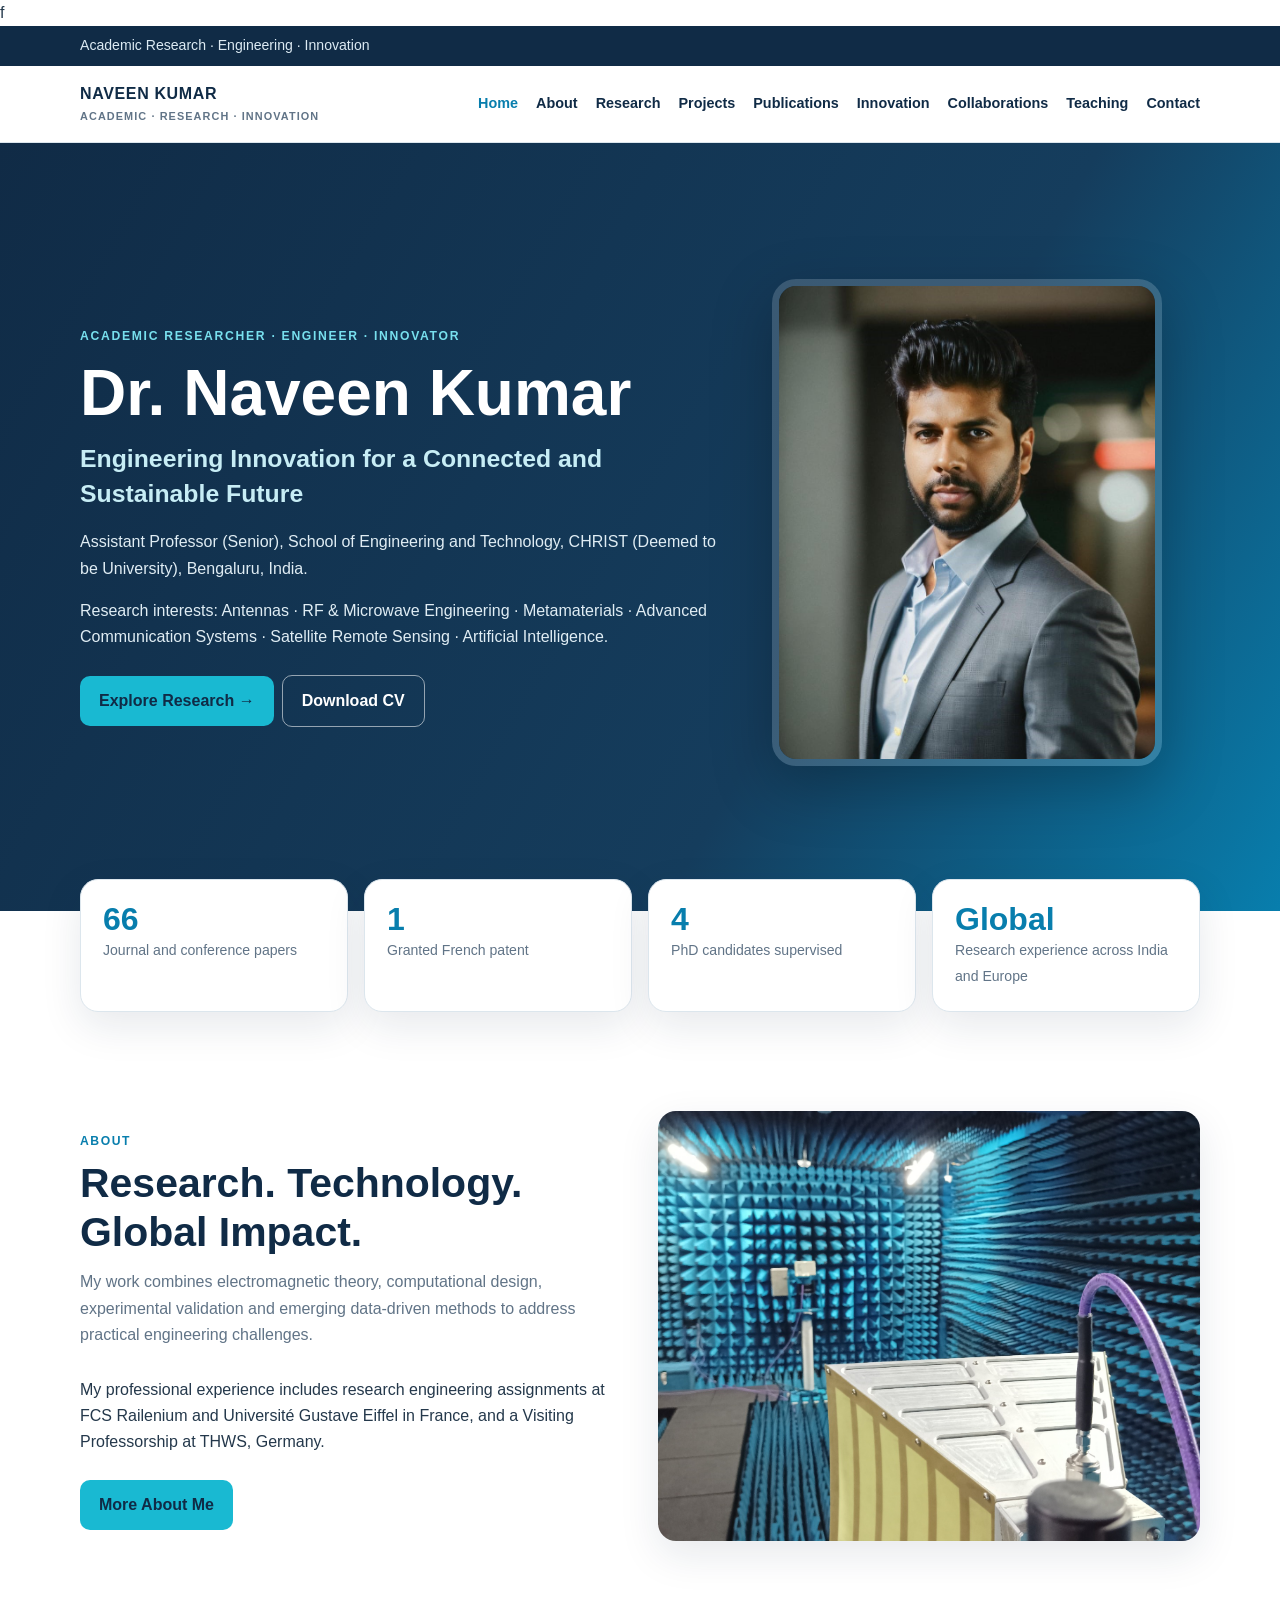
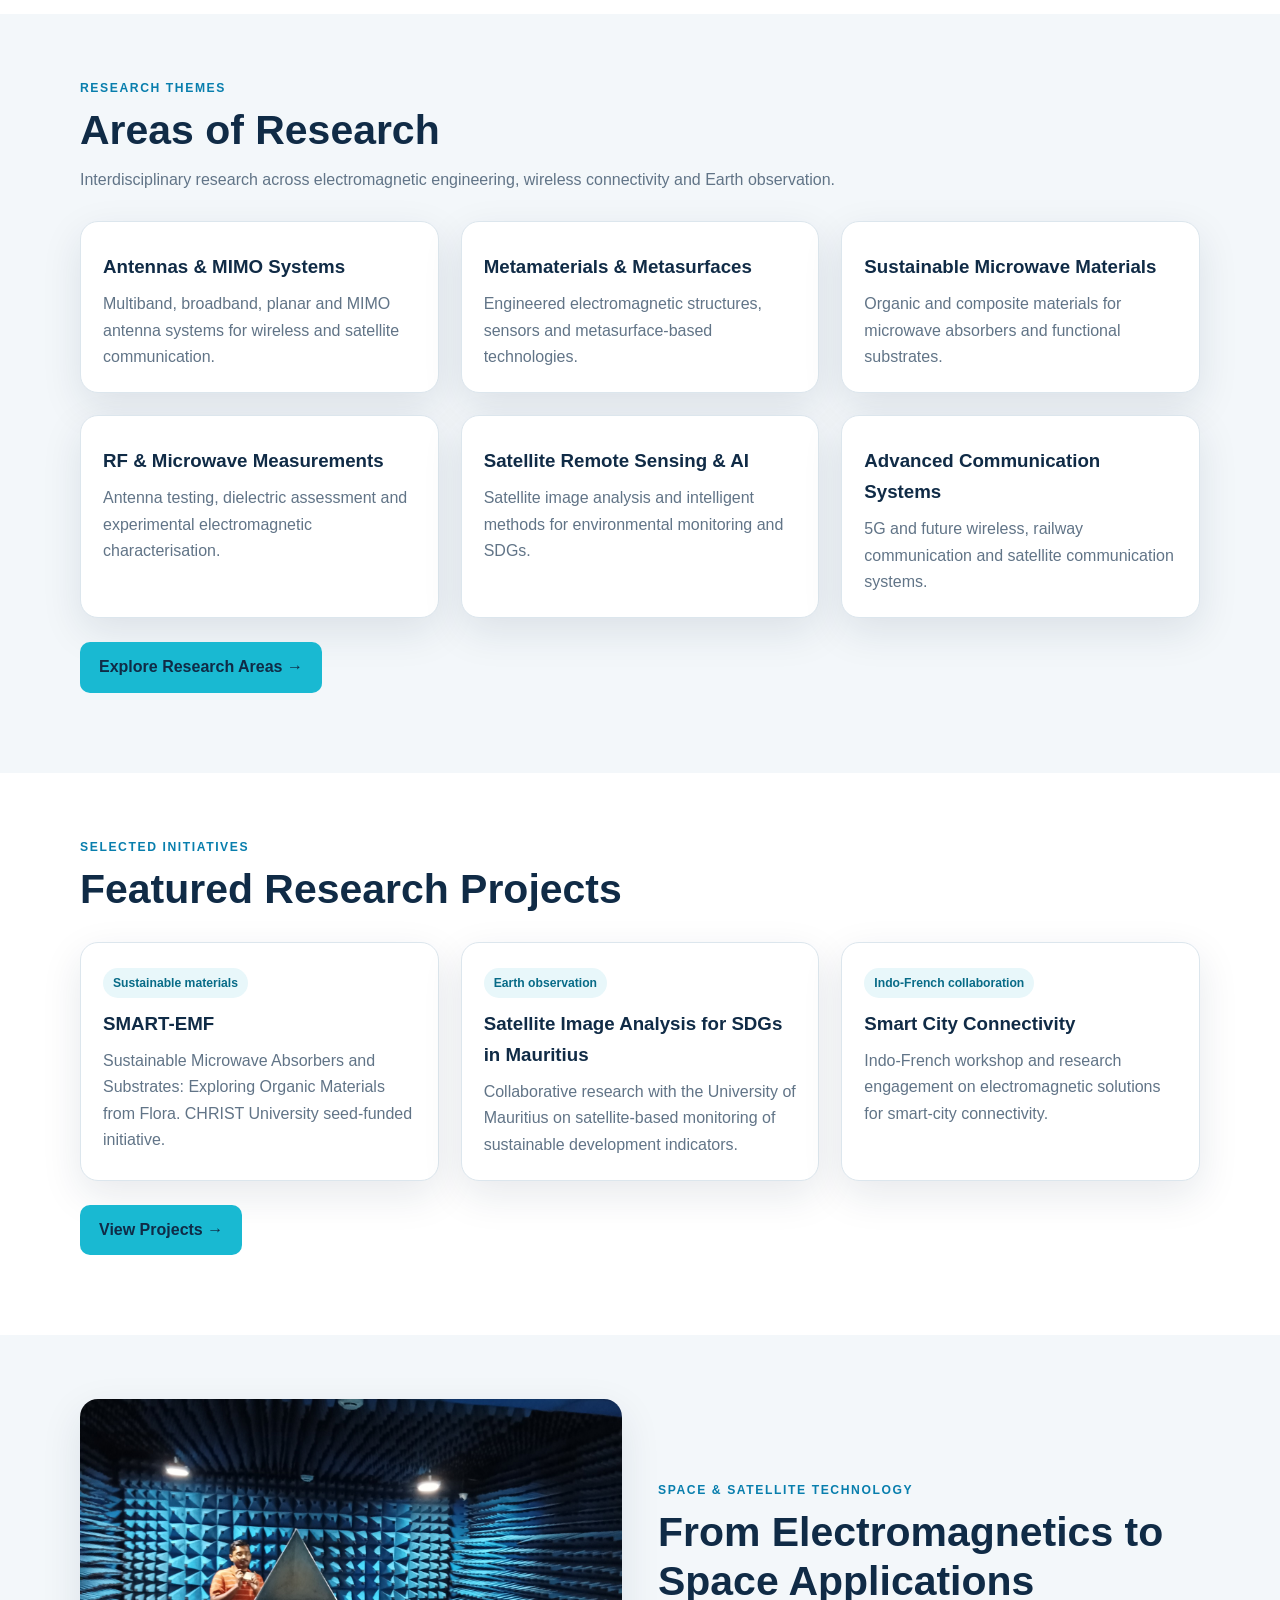
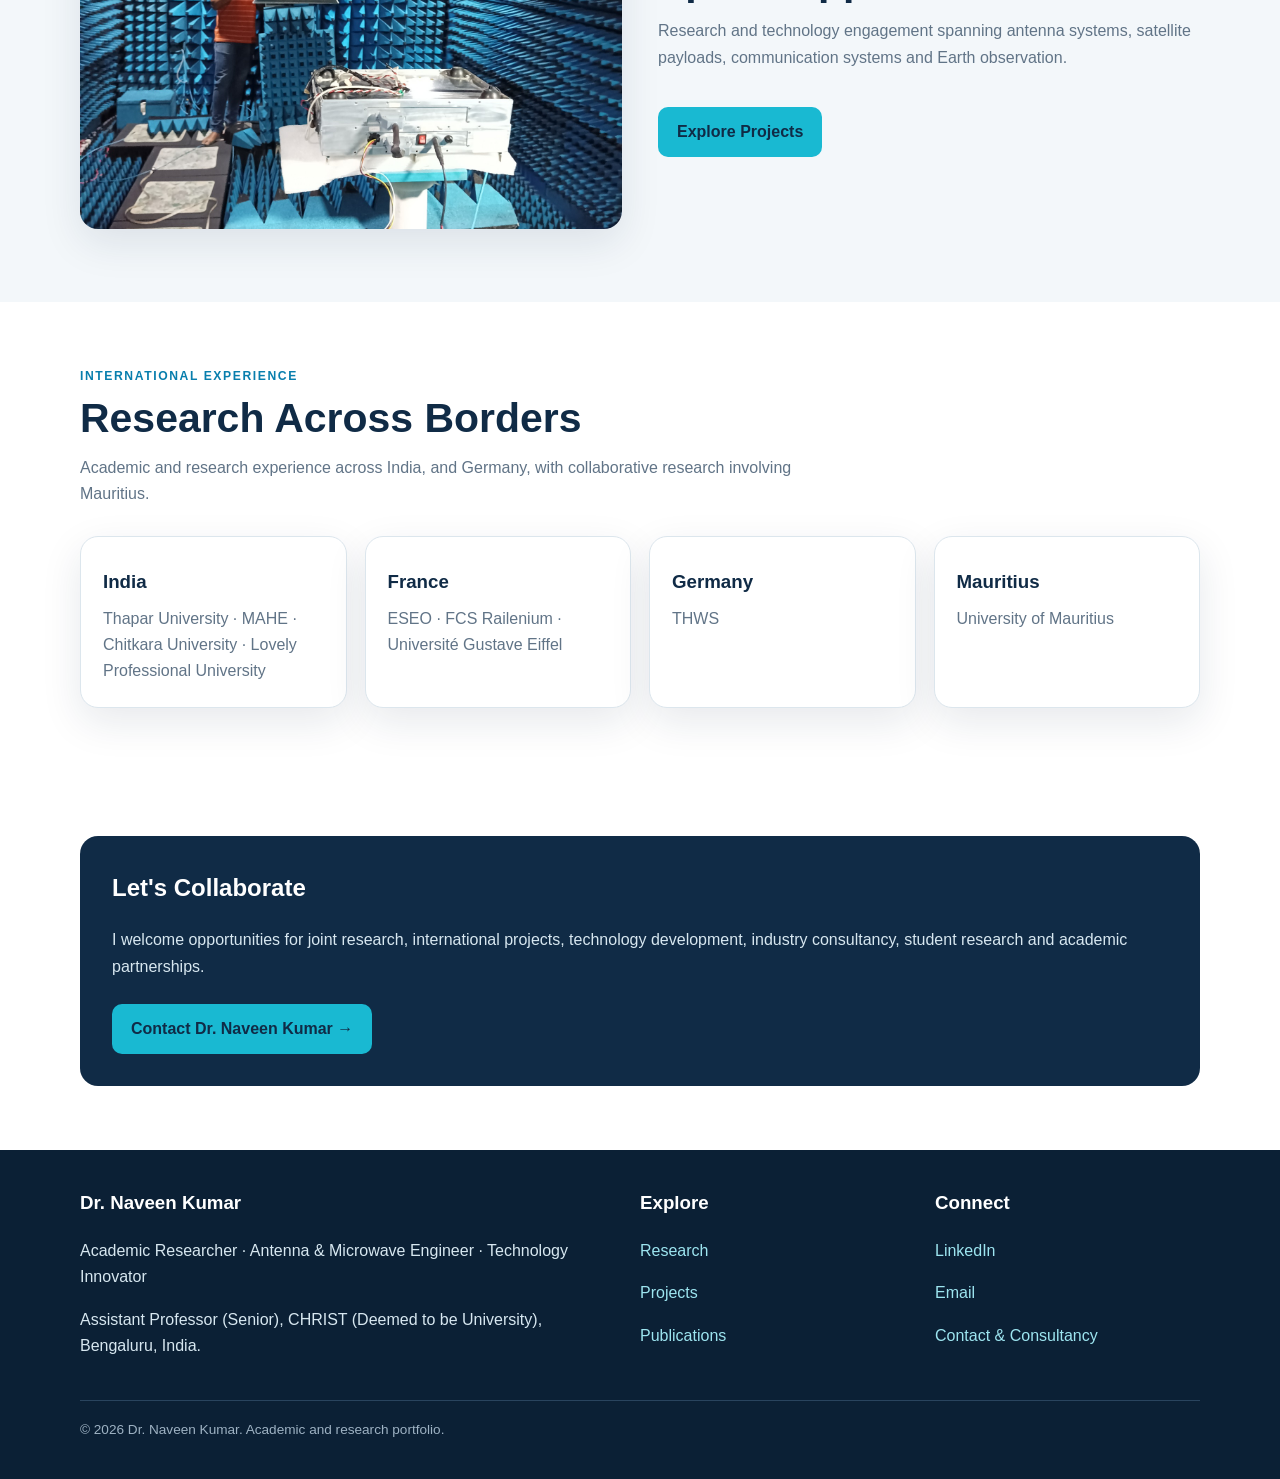
<file: index.html>
<!doctype html><html lang="en">f<head><meta charset="utf-8"><meta name="viewport" content="width=device-width,initial-scale=1"><meta name="description" content="Academic and research portfolio of Dr. Naveen Kumar."><title>Home | Dr. Naveen Kumar</title><link rel="stylesheet" href="styles.css"><!-- Google Analytics -->
<script async src="https://www.googletagmanager.com/gtag/js?id=G-3TKV8HF9WR"></script>
<script>
  window.dataLayer = window.dataLayer || [];
  function gtag(){dataLayer.push(arguments);}
  gtag('js', new Date());

  gtag('config', 'G-3TKV8HF9WR');
</script></head><body>
<div class="topbar"><div class="container"><span>Academic Research · Engineering · Innovation</span></div></div>
<header><div class="container nav"><a class="brand" href="index.html"><span>NAVEEN KUMAR<small>ACADEMIC · RESEARCH · INNOVATION</small></span></a>
<button class="menu-toggle" aria-expanded="false">Menu ☰</button><nav><a href="index.html" class="active">Home</a><a href="about.html" class="">About</a><a href="research.html" class="">Research</a><a href="projects.html" class="">Projects</a><a href="publications.html" class="">Publications</a><a href="innovation.html" class="">Innovation</a><a href="collaborations.html" class="">Collaborations</a><a href="teaching.html" class="">Teaching</a><a href="contact.html" class="">Contact</a></nav></div></header>
<section class="hero"><div class="container hero-grid"><div>
<div class="eyebrow">Academic Researcher · Engineer · Innovator</div>
<h1>Dr. Naveen Kumar</h1>
<h2>Engineering Innovation for a Connected and Sustainable Future</h2>
<p>Assistant Professor (Senior), School of Engineering and Technology, CHRIST (Deemed to be University), Bengaluru, India.</p>
<p>Research interests: Antennas · RF & Microwave Engineering · Metamaterials · Advanced Communication Systems · Satellite Remote Sensing · Artificial Intelligence.</p>
<a class="btn" href="research.html">Explore Research →</a><a class="btn btn-outline" href="Naveen_Kumar_Academic_CV.pdf">Download CV</a>
</div>
<div> <img class="hero-photo" src="naveen_photo.jpg" alt="Dr. Naveen Kumar professional portrait"></div>
</div></section>
<section style="padding:0 0 35px"><div class="container stats">
<div class="stat"><strong>66</strong><span>Journal and conference papers</span></div>
<div class="stat"><strong>1</strong><span>Granted French patent</span></div>
<div class="stat"><strong>4</strong><span>PhD candidates supervised</span></div>
<div class="stat"><strong>Global</strong><span>Research experience across India and Europe</span></div>
</div></section>
<section><div class="container split"><div><div class="kicker">ABOUT</div><div class="section-head"><h2>Research. Technology. Global Impact.</h2><p>My work combines electromagnetic theory, computational design, experimental validation and emerging data-driven methods to address practical engineering challenges.</p></div><p>My professional experience includes research engineering assignments at FCS Railenium and Université Gustave Eiffel in France, and a Visiting Professorship at THWS, Germany.</p><a class="btn" href="about.html">More About Me</a></div><div><img src="antenna-testing.jpg" alt="Antenna testing in research laboratory"></div></div></section>
<section class="section-alt"><div class="container"><div class="section-head"><div class="kicker">RESEARCH THEMES</div><h2>Areas of Research</h2><p>Interdisciplinary research across electromagnetic engineering, wireless connectivity and Earth observation.</p></div>
<div class="grid-3">
<div class="card"><h3>Antennas & MIMO Systems</h3><p>Multiband, broadband, planar and MIMO antenna systems for wireless and satellite communication.</p></div>
<div class="card"><h3>Metamaterials & Metasurfaces</h3><p>Engineered electromagnetic structures, sensors and metasurface-based technologies.</p></div>
<div class="card"><h3>Sustainable Microwave Materials</h3><p>Organic and composite materials for microwave absorbers and functional substrates.</p></div>
<div class="card"><h3>RF & Microwave Measurements</h3><p>Antenna testing, dielectric assessment and experimental electromagnetic characterisation.</p></div>
<div class="card"><h3>Satellite Remote Sensing & AI</h3><p>Satellite image analysis and intelligent methods for environmental monitoring and SDGs.</p></div>
<div class="card"><h3>Advanced Communication Systems</h3><p>5G and future wireless, railway communication and satellite communication systems.</p></div>
</div><p><a class="btn" href="research.html">Explore Research Areas →</a></p></div></section>
<section><div class="container"><div class="section-head"><div class="kicker">SELECTED INITIATIVES</div><h2>Featured Research Projects</h2></div><div class="grid-3">
<div class="card"><span class="tag">Sustainable materials</span><h3>SMART-EMF</h3><p>Sustainable Microwave Absorbers and Substrates: Exploring Organic Materials from Flora. CHRIST University seed-funded initiative.</p></div>
<div class="card"><span class="tag">Earth observation</span><h3>Satellite Image Analysis for SDGs in Mauritius</h3><p>Collaborative research with the University of Mauritius on satellite-based monitoring of sustainable development indicators.</p></div>
<div class="card"><span class="tag">Indo-French collaboration</span><h3>Smart City Connectivity</h3><p>Indo-French workshop and research engagement on electromagnetic solutions for smart-city connectivity.</p></div>
</div><p><a class="btn" href="projects.html">View Projects →</a></p></div></section>
<section class="section-alt"><div class="container split"><div><img src="satellite-payload.jpg" alt="Satellite payload research image"></div><div><div class="kicker">SPACE & SATELLITE TECHNOLOGY</div><div class="section-head"><h2>From Electromagnetics to Space Applications</h2><p>Research and technology engagement spanning antenna systems, satellite payloads, communication systems and Earth observation.</p></div><a class="btn" href="projects.html">Explore Projects</a></div></div></section>
<section><div class="container"><div class="section-head"><div class="kicker">INTERNATIONAL EXPERIENCE</div><h2>Research Across Borders</h2><p>Academic and research experience across India,  and Germany, with collaborative research involving Mauritius.</p></div><div class="grid-4">
<div class="card"><h3>India</h3><p> Thapar University · MAHE · Chitkara University · Lovely Professional University</p></div><div class="card"><h3>France</h3><p>ESEO · FCS Railenium · Université Gustave Eiffel</p></div><div class="card"><h3>Germany</h3><p>THWS</p></div><div class="card"><h3>Mauritius</h3><p>University of Mauritius</p></div>
</div></div></section>
<section><div class="container"><div class="callout"><h2>Let's Collaborate</h2><p>I welcome opportunities for joint research, international projects, technology development, industry consultancy, student research and academic partnerships.</p><a class="btn" href="contact.html">Contact Dr. Naveen Kumar →</a></div></div></section>

<footer><div class="container"><div class="foot-grid">
<div><h3>Dr. Naveen Kumar</h3><p>Academic Researcher · Antenna & Microwave Engineer · Technology Innovator</p><p>Assistant Professor (Senior), CHRIST (Deemed to be University), Bengaluru, India.</p></div>
<div><h3>Explore</h3><p><a href="research.html">Research</a></p><p><a href="projects.html">Projects</a></p><p><a href="publications.html">Publications</a></p></div>
<div><h3>Connect</h3><p><a href="https://www.linkedin.com/in/dr-naveenkumar/" target="_blank" rel="noopener">LinkedIn</a></p><p><a href="mailto:chd.naveen@gmail.com">Email</a></p><p><a href="contact.html">Contact & Consultancy</a></p></div>
</div><div class="copyright">© <span id="year">2026</span> Dr. Naveen Kumar. Academic and research portfolio.</div></div></footer>
<script>document.getElementById('year').textContent=new Date().getFullYear()</script><script src="script.js"></script></body></html>
</file>
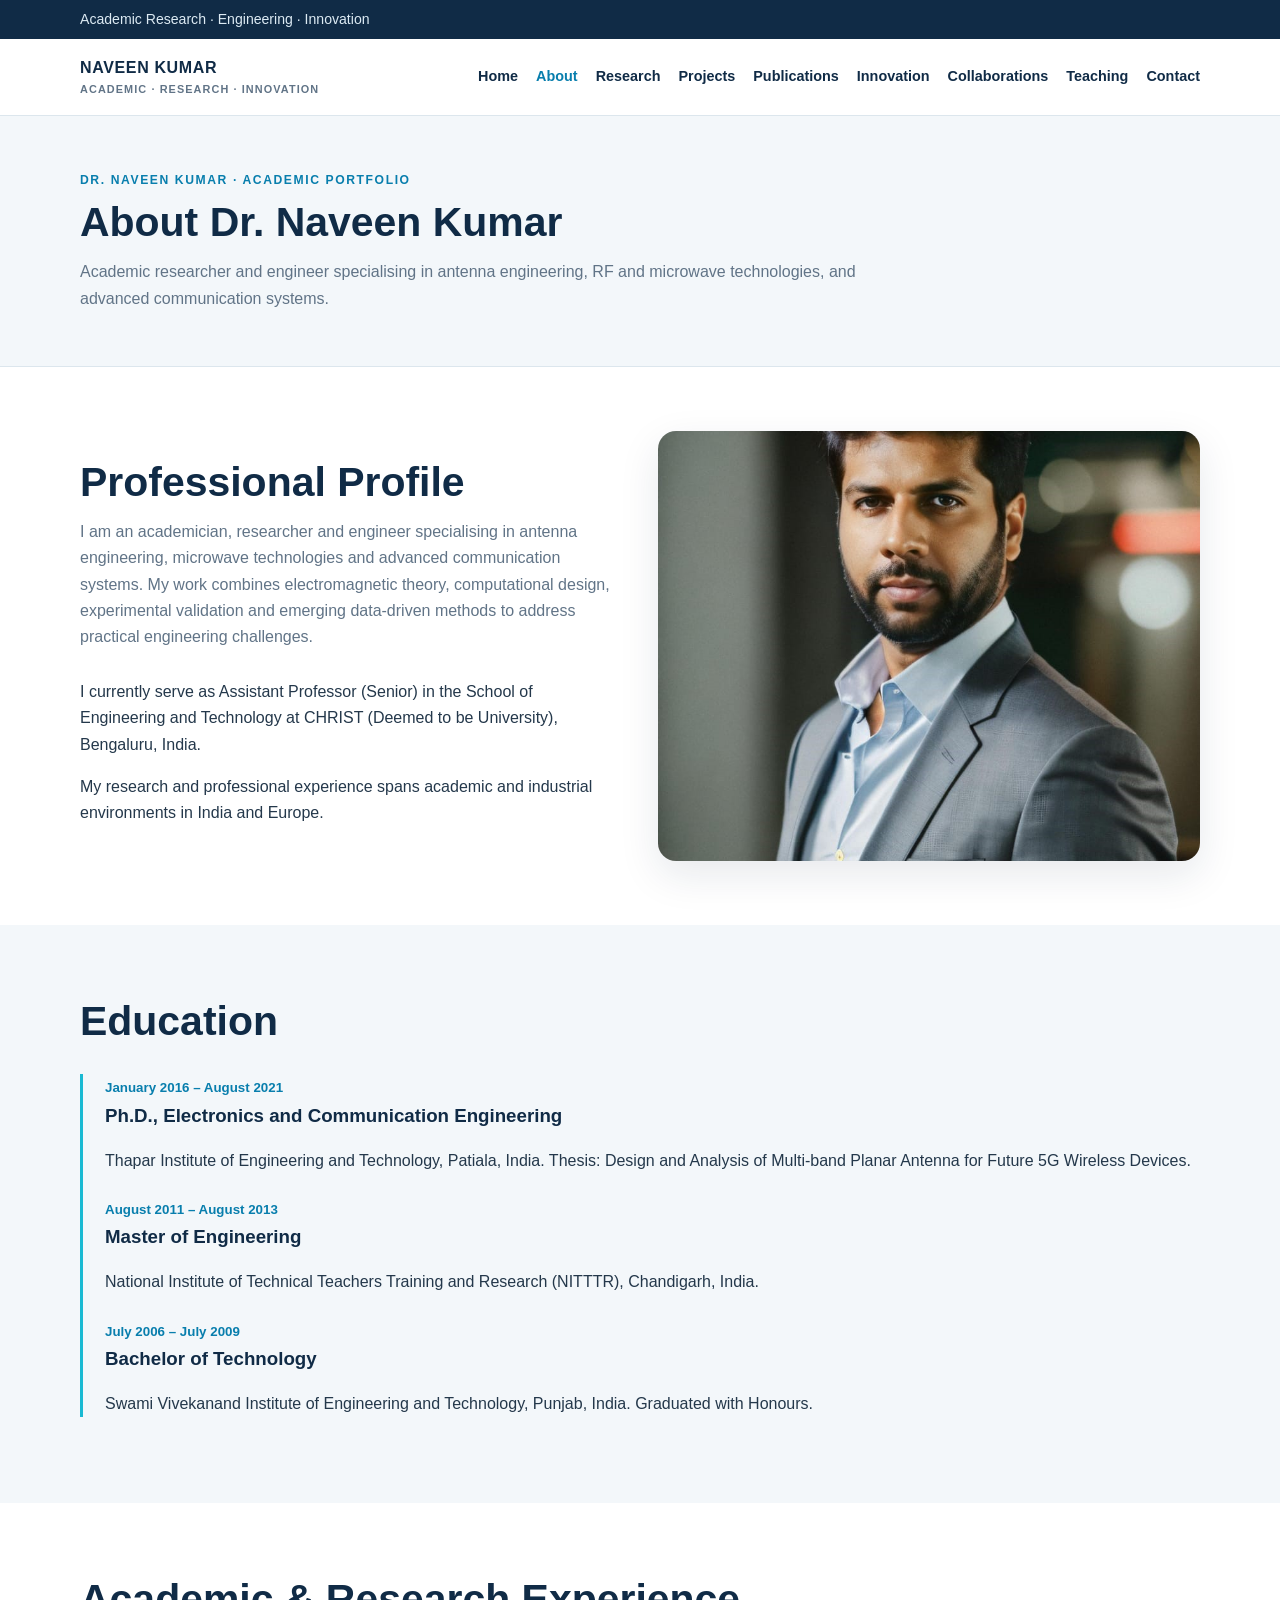
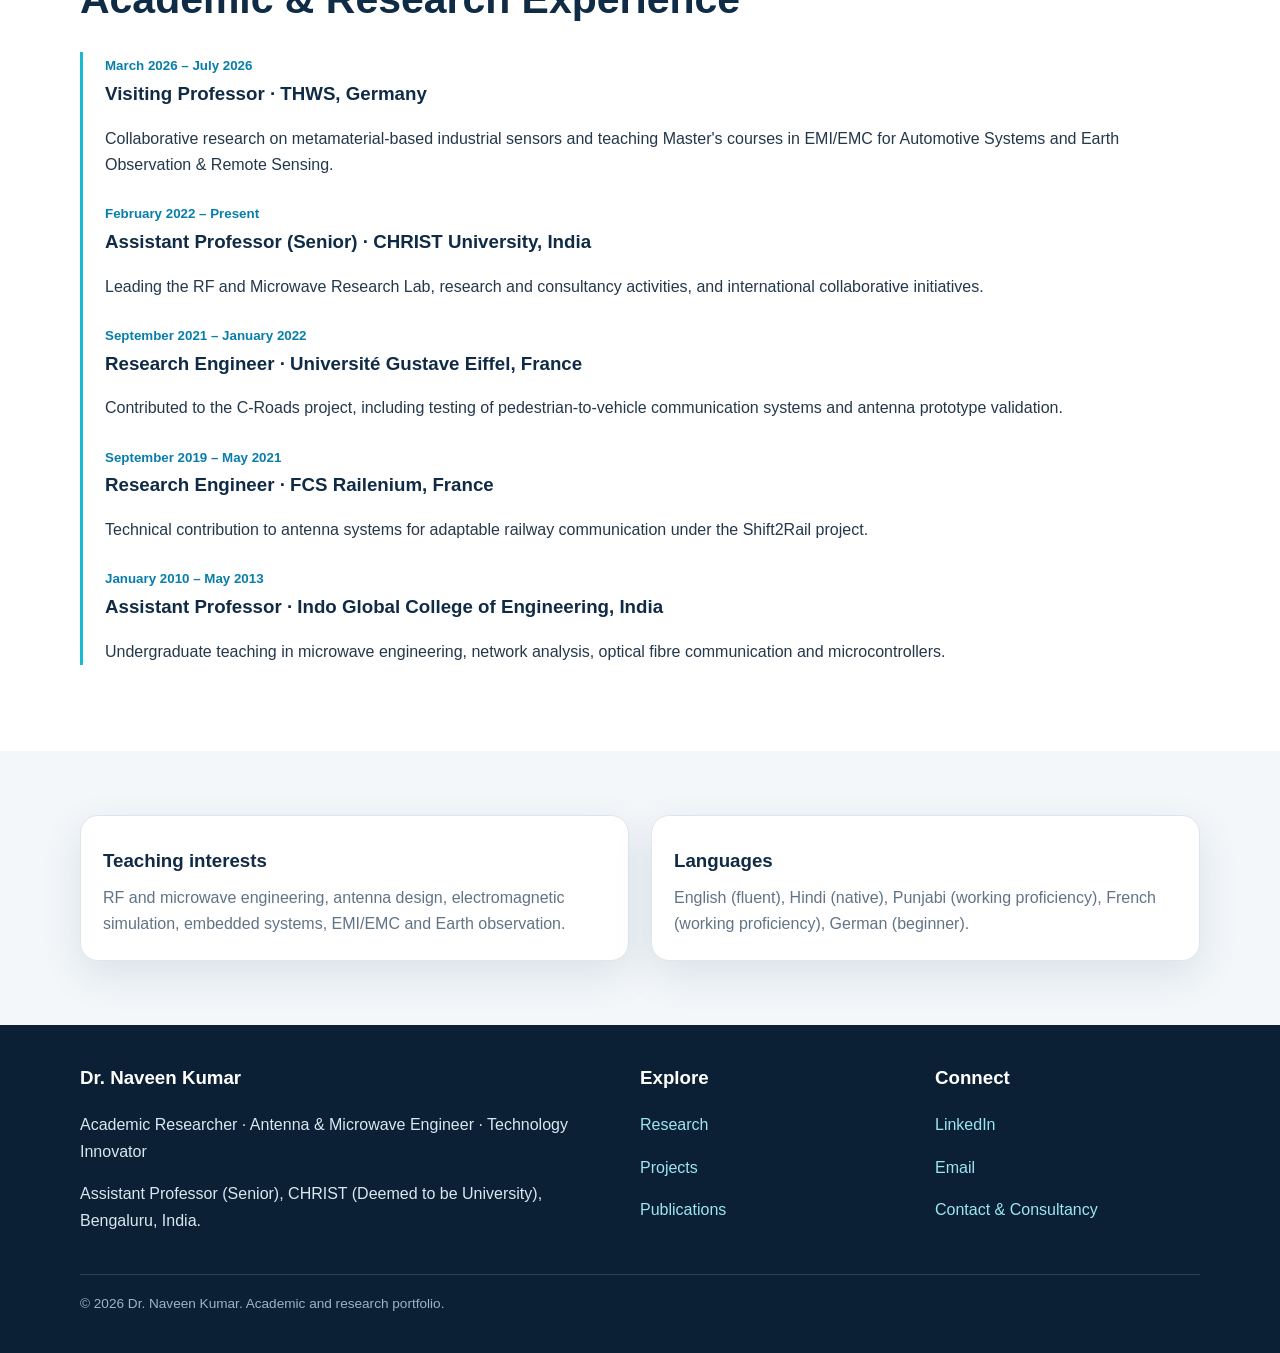
<file: about.html>
<!doctype html><html lang="en"><head><meta charset="utf-8"><meta name="viewport" content="width=device-width,initial-scale=1"><meta name="description" content="Academic and research portfolio of Dr. Naveen Kumar."><title>About | Dr. Naveen Kumar</title><link rel="stylesheet" href="styles.css"></head><body>
<div class="topbar"><div class="container"><span>Academic Research · Engineering · Innovation</span></div></div>
<header><div class="container nav"><a class="brand" href="index.html"><span>NAVEEN KUMAR<small>ACADEMIC · RESEARCH · INNOVATION</small></span></a>
<button class="menu-toggle" aria-expanded="false">Menu ☰</button><nav><a href="index.html" class="">Home</a><a href="about.html" class="active">About</a><a href="research.html" class="">Research</a><a href="projects.html" class="">Projects</a><a href="publications.html" class="">Publications</a><a href="innovation.html" class="">Innovation</a><a href="collaborations.html" class="">Collaborations</a><a href="teaching.html" class="">Teaching</a><a href="contact.html" class="">Contact</a></nav></div></header><div class="page-hero"><div class="container"><div class="kicker">DR. NAVEEN KUMAR · ACADEMIC PORTFOLIO</div><h1>About Dr. Naveen Kumar</h1><p>Academic researcher and engineer specialising in antenna engineering, RF and microwave technologies, and advanced communication systems.</p></div></div>
<section><div class="container split"><div><div class="section-head"><h2>Professional Profile</h2><p>I am an academician, researcher and engineer specialising in antenna engineering, microwave technologies and advanced communication systems. My work combines electromagnetic theory, computational design, experimental validation and emerging data-driven methods to address practical engineering challenges.</p></div><p>I currently serve as Assistant Professor (Senior) in the School of Engineering and Technology at CHRIST (Deemed to be University), Bengaluru, India.</p><p>My research and professional experience spans academic and industrial environments in India and Europe.</p></div><img src="naveen_photo.jpg" alt="Dr. Naveen Kumar"></div></section>
<section class="section-alt"><div class="container"><div class="section-head"><h2>Education</h2></div><div class="timeline">
<article><small>January 2016 – August 2021</small><h3>Ph.D., Electronics and Communication Engineering</h3><p>Thapar Institute of Engineering and Technology, Patiala, India. Thesis: Design and Analysis of Multi-band Planar Antenna for Future 5G Wireless Devices.</p></article>
<article><small>August 2011 – August 2013</small><h3>Master of Engineering</h3><p>National Institute of Technical Teachers Training and Research (NITTTR), Chandigarh, India.</p></article>
<article><small>July 2006 – July 2009</small><h3>Bachelor of Technology</h3><p>Swami Vivekanand Institute of Engineering and Technology, Punjab, India. Graduated with Honours.</p></article>
</div></div></section>
<section><div class="container"><div class="section-head"><h2>Academic & Research Experience</h2></div><div class="timeline">
<article><small>March 2026 – July 2026</small><h3>Visiting Professor · THWS, Germany</h3><p>Collaborative research on metamaterial-based industrial sensors and teaching Master's courses in EMI/EMC for Automotive Systems and Earth Observation & Remote Sensing.</p></article>
<article><small>February 2022 – Present</small><h3>Assistant Professor (Senior) · CHRIST University, India</h3><p>Leading the RF and Microwave Research Lab, research and consultancy activities, and international collaborative initiatives.</p></article>
<article><small>September 2021 – January 2022</small><h3>Research Engineer · Université Gustave Eiffel, France</h3><p>Contributed to the C-Roads project, including testing of pedestrian-to-vehicle communication systems and antenna prototype validation.</p></article>
<article><small>September 2019 – May 2021</small><h3>Research Engineer · FCS Railenium, France</h3><p>Technical contribution to antenna systems for adaptable railway communication under the Shift2Rail project.</p></article>
<article><small>January 2010 – May 2013</small><h3>Assistant Professor · Indo Global College of Engineering, India</h3><p>Undergraduate teaching in microwave engineering, network analysis, optical fibre communication and microcontrollers.</p></article>
</div></div></section>
<section class="section-alt"><div class="container grid-2"><div class="card"><h3>Teaching interests</h3><p>RF and microwave engineering, antenna design, electromagnetic simulation, embedded systems, EMI/EMC and Earth observation.</p></div><div class="card"><h3>Languages</h3><p>English (fluent), Hindi (native), Punjabi (working proficiency), French (working proficiency), German (beginner).</p></div></div></section>

<footer><div class="container"><div class="foot-grid">
<div><h3>Dr. Naveen Kumar</h3><p>Academic Researcher · Antenna & Microwave Engineer · Technology Innovator</p><p>Assistant Professor (Senior), CHRIST (Deemed to be University), Bengaluru, India.</p></div>
<div><h3>Explore</h3><p><a href="research.html">Research</a></p><p><a href="projects.html">Projects</a></p><p><a href="publications.html">Publications</a></p></div>
<div><h3>Connect</h3><p><a href="https://www.linkedin.com/in/dr-naveenkumar/" target="_blank" rel="noopener">LinkedIn</a></p><p><a href="mailto:chd.naveen@gmail.com">Email</a></p><p><a href="contact.html">Contact & Consultancy</a></p></div>
</div><div class="copyright">© <span id="year">2026</span> Dr. Naveen Kumar. Academic and research portfolio.</div></div></footer>
<script>document.getElementById('year').textContent=new Date().getFullYear()</script><script src="script.js"></script></body></html>
</file>
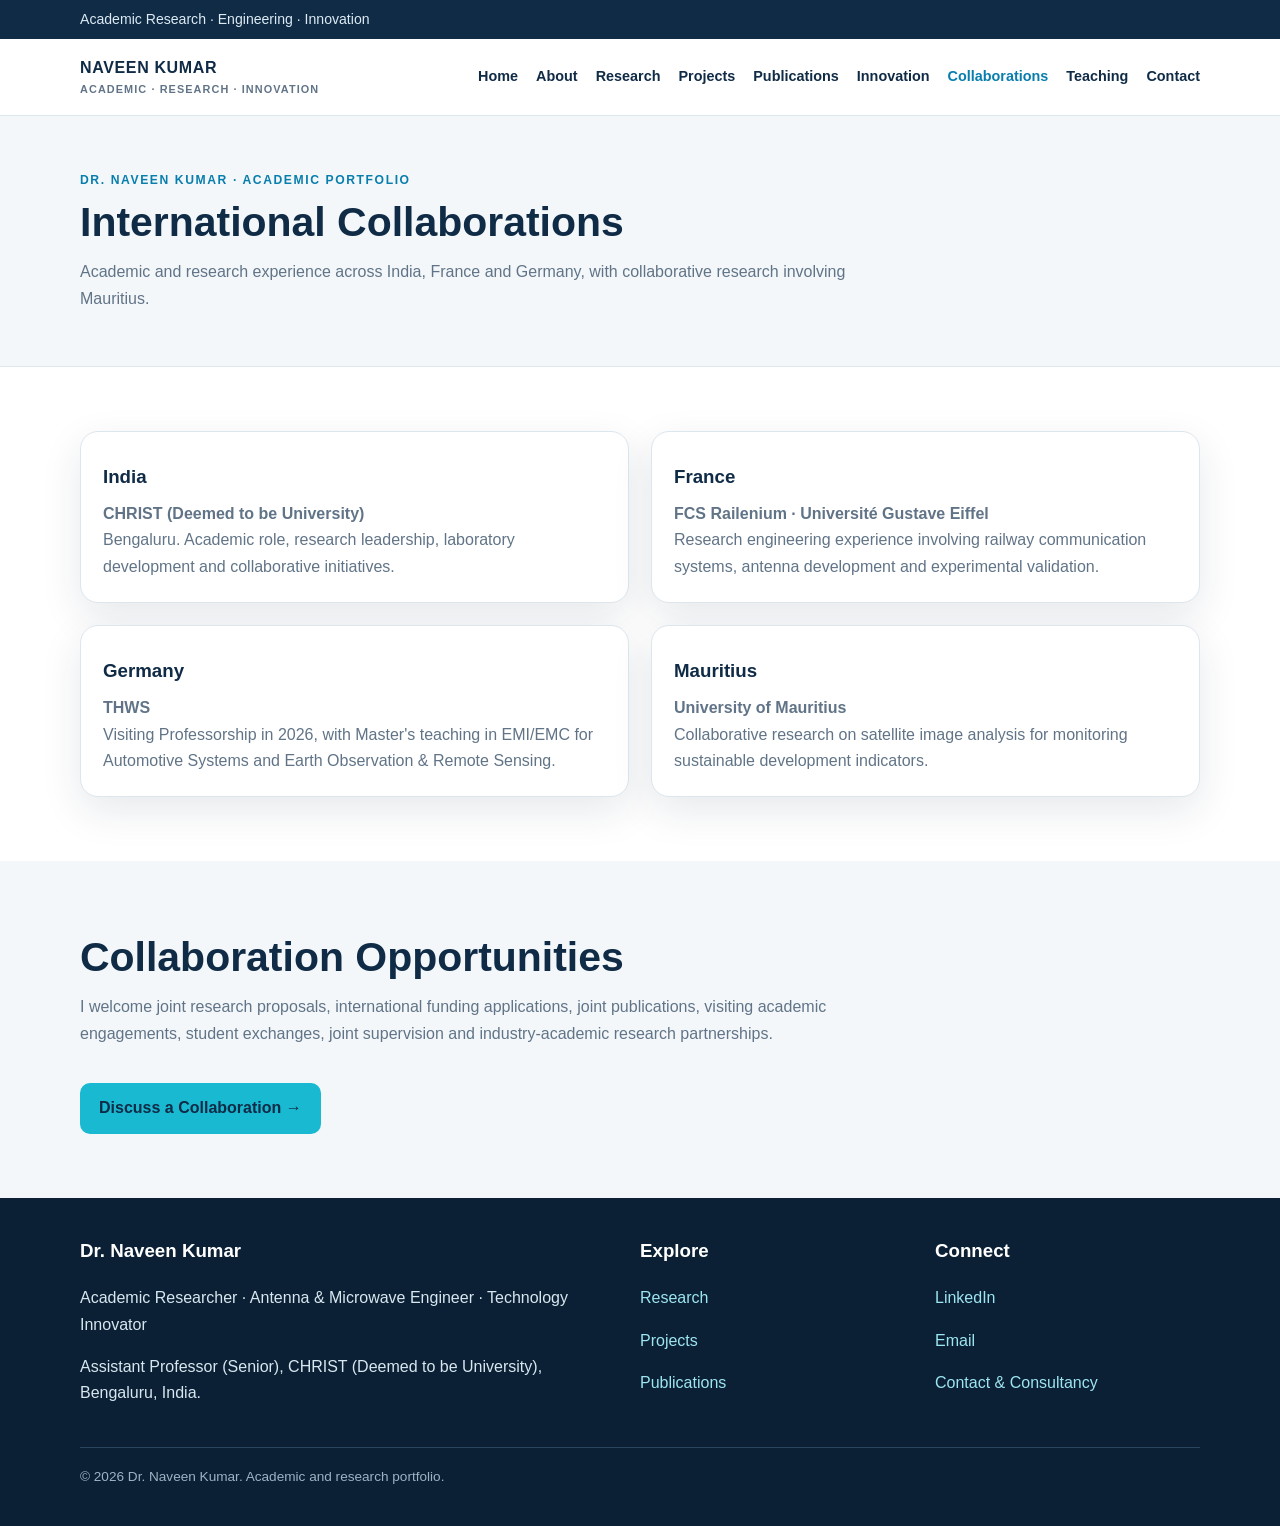
<file: collaborations.html>
<!doctype html><html lang="en"><head><meta charset="utf-8"><meta name="viewport" content="width=device-width,initial-scale=1"><meta name="description" content="Academic and research portfolio of Dr. Naveen Kumar."><title>International Collaborations | Dr. Naveen Kumar</title><link rel="stylesheet" href="styles.css"></head><body>
<div class="topbar"><div class="container"><span>Academic Research · Engineering · Innovation</span></div></div>
<header><div class="container nav"><a class="brand" href="index.html"><span>NAVEEN KUMAR<small>ACADEMIC · RESEARCH · INNOVATION</small></span></a>
<button class="menu-toggle" aria-expanded="false">Menu ☰</button><nav><a href="index.html" class="">Home</a><a href="about.html" class="">About</a><a href="research.html" class="">Research</a><a href="projects.html" class="">Projects</a><a href="publications.html" class="">Publications</a><a href="innovation.html" class="">Innovation</a><a href="collaborations.html" class="active">Collaborations</a><a href="teaching.html" class="">Teaching</a><a href="contact.html" class="">Contact</a></nav></div></header><div class="page-hero"><div class="container"><div class="kicker">DR. NAVEEN KUMAR · ACADEMIC PORTFOLIO</div><h1>International Collaborations</h1><p>Academic and research experience across India, France and Germany, with collaborative research involving Mauritius.</p></div></div>
<section><div class="container grid-2">
<div class="card"><h3>India</h3><p><strong>CHRIST (Deemed to be University)</strong><br>Bengaluru. Academic role, research leadership, laboratory development and collaborative initiatives.</p></div>
<div class="card"><h3>France</h3><p><strong>FCS Railenium · Université Gustave Eiffel</strong><br>Research engineering experience involving railway communication systems, antenna development and experimental validation.</p></div>
<div class="card"><h3>Germany</h3><p><strong>THWS</strong><br>Visiting Professorship in 2026, with Master's teaching in EMI/EMC for Automotive Systems and Earth Observation & Remote Sensing.</p></div>
<div class="card"><h3>Mauritius</h3><p><strong>University of Mauritius</strong><br>Collaborative research on satellite image analysis for monitoring sustainable development indicators.</p></div>
</div></section>
<section class="section-alt"><div class="container"><div class="section-head"><h2>Collaboration Opportunities</h2><p>I welcome joint research proposals, international funding applications, joint publications, visiting academic engagements, student exchanges, joint supervision and industry-academic research partnerships.</p></div><a class="btn" href="contact.html">Discuss a Collaboration →</a></div></section>

<footer><div class="container"><div class="foot-grid">
<div><h3>Dr. Naveen Kumar</h3><p>Academic Researcher · Antenna & Microwave Engineer · Technology Innovator</p><p>Assistant Professor (Senior), CHRIST (Deemed to be University), Bengaluru, India.</p></div>
<div><h3>Explore</h3><p><a href="research.html">Research</a></p><p><a href="projects.html">Projects</a></p><p><a href="publications.html">Publications</a></p></div>
<div><h3>Connect</h3><p><a href="https://www.linkedin.com/in/dr-naveenkumar/" target="_blank" rel="noopener">LinkedIn</a></p><p><a href="mailto:chd.naveen@gmail.com">Email</a></p><p><a href="contact.html">Contact & Consultancy</a></p></div>
</div><div class="copyright">© <span id="year">2026</span> Dr. Naveen Kumar. Academic and research portfolio.</div></div></footer>
<script>document.getElementById('year').textContent=new Date().getFullYear()</script><script src="script.js"></script></body></html>
</file>
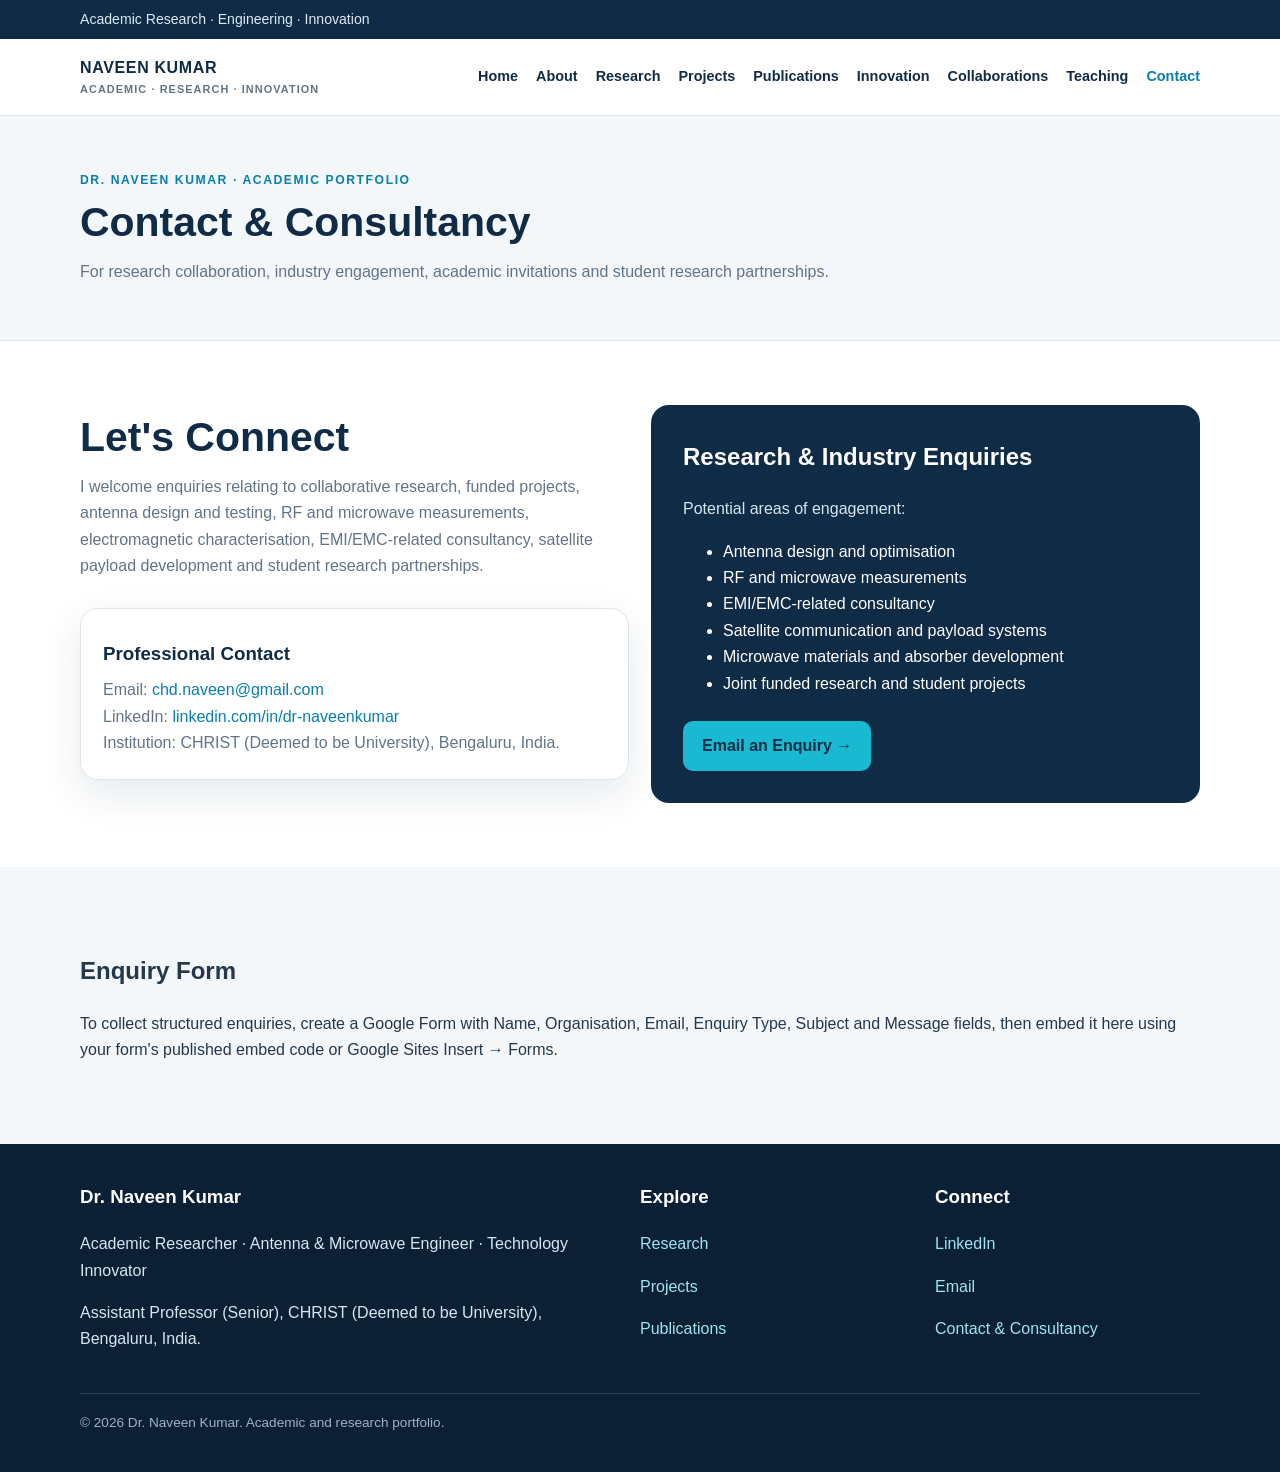
<file: contact.html>
<!doctype html><html lang="en"><head><meta charset="utf-8"><meta name="viewport" content="width=device-width,initial-scale=1"><meta name="description" content="Academic and research portfolio of Dr. Naveen Kumar."><title>Contact & Consultancy | Dr. Naveen Kumar</title><link rel="stylesheet" href="styles.css"></head><body>
<div class="topbar"><div class="container"><span>Academic Research · Engineering · Innovation</span></div></div>
<header><div class="container nav"><a class="brand" href="index.html"><span>NAVEEN KUMAR<small>ACADEMIC · RESEARCH · INNOVATION</small></span></a>
<button class="menu-toggle" aria-expanded="false">Menu ☰</button><nav><a href="index.html" class="">Home</a><a href="about.html" class="">About</a><a href="research.html" class="">Research</a><a href="projects.html" class="">Projects</a><a href="publications.html" class="">Publications</a><a href="innovation.html" class="">Innovation</a><a href="collaborations.html" class="">Collaborations</a><a href="teaching.html" class="">Teaching</a><a href="contact.html" class="active">Contact</a></nav></div></header><div class="page-hero"><div class="container"><div class="kicker">DR. NAVEEN KUMAR · ACADEMIC PORTFOLIO</div><h1>Contact & Consultancy</h1><p>For research collaboration, industry engagement, academic invitations and student research partnerships.</p></div></div>
<section><div class="container grid-2">
<div><div class="section-head"><h2>Let's Connect</h2><p>I welcome enquiries relating to collaborative research, funded projects, antenna design and testing, RF and microwave measurements, electromagnetic characterisation, EMI/EMC-related consultancy, satellite payload development and student research partnerships.</p></div>
<div class="card"><h3>Professional Contact</h3><p>Email: <a href="mailto:chd.naveen@gmail.com">chd.naveen@gmail.com</a></p><p>LinkedIn: <a href="https://www.linkedin.com/in/dr-naveenkumar/" target="_blank" rel="noopener">linkedin.com/in/dr-naveenkumar</a></p><p>Institution: CHRIST (Deemed to be University), Bengaluru, India.</p></div>
</div>
<div class="callout"><h2>Research & Industry Enquiries</h2><p>Potential areas of engagement:</p><ul><li>Antenna design and optimisation</li><li>RF and microwave measurements</li><li>EMI/EMC-related consultancy</li><li>Satellite communication and payload systems</li><li>Microwave materials and absorber development</li><li>Joint funded research and student projects</li></ul><a class="btn" href="mailto:chd.naveen@gmail.com?subject=Research%20Collaboration%20Enquiry">Email an Enquiry →</a></div>
</div></section>
<section class="section-alt"><div class="container"><h2>Enquiry Form</h2><p>To collect structured enquiries, create a Google Form with Name, Organisation, Email, Enquiry Type, Subject and Message fields, then embed it here using your form's published embed code or Google Sites Insert → Forms.</p></div></section>

<footer><div class="container"><div class="foot-grid">
<div><h3>Dr. Naveen Kumar</h3><p>Academic Researcher · Antenna & Microwave Engineer · Technology Innovator</p><p>Assistant Professor (Senior), CHRIST (Deemed to be University), Bengaluru, India.</p></div>
<div><h3>Explore</h3><p><a href="research.html">Research</a></p><p><a href="projects.html">Projects</a></p><p><a href="publications.html">Publications</a></p></div>
<div><h3>Connect</h3><p><a href="https://www.linkedin.com/in/dr-naveenkumar/" target="_blank" rel="noopener">LinkedIn</a></p><p><a href="mailto:chd.naveen@gmail.com">Email</a></p><p><a href="contact.html">Contact & Consultancy</a></p></div>
</div><div class="copyright">© <span id="year">2026</span> Dr. Naveen Kumar. Academic and research portfolio.</div></div></footer>
<script>document.getElementById('year').textContent=new Date().getFullYear()</script><script src="script.js"></script></body></html>
</file>
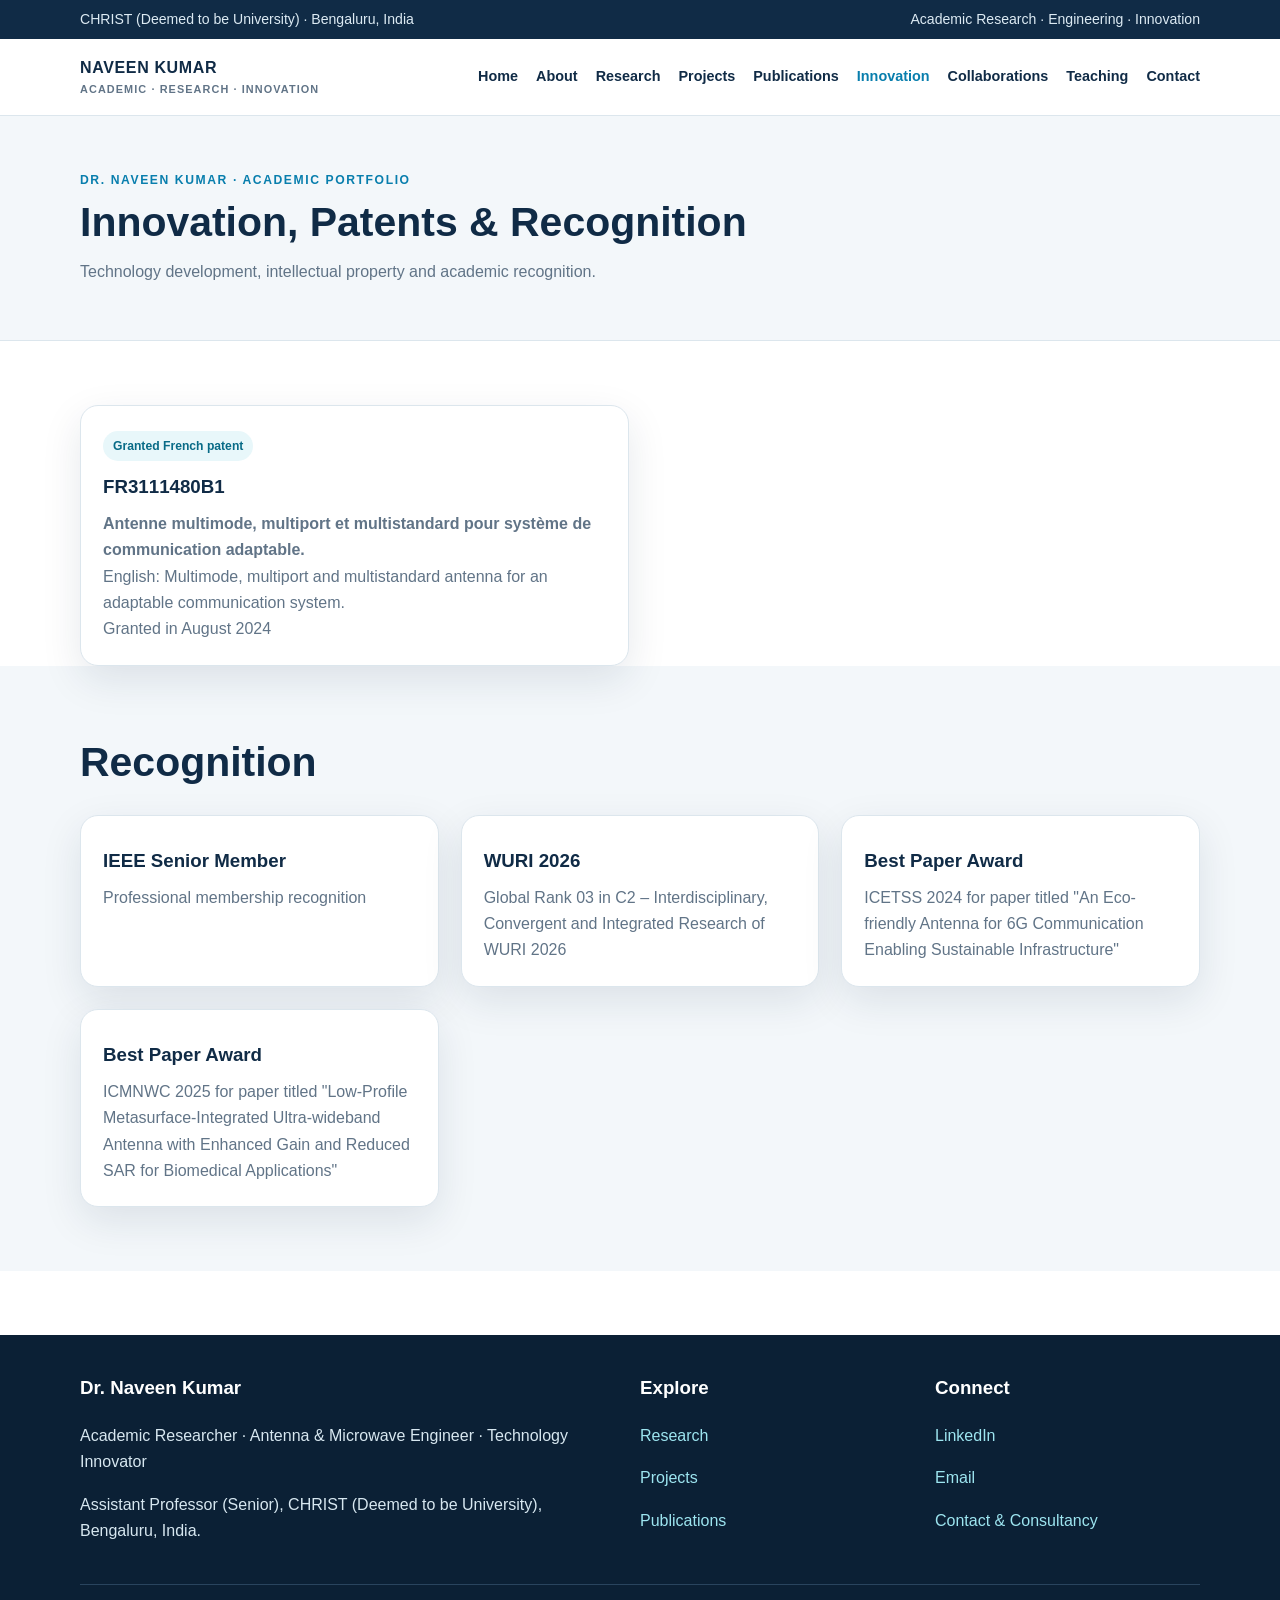
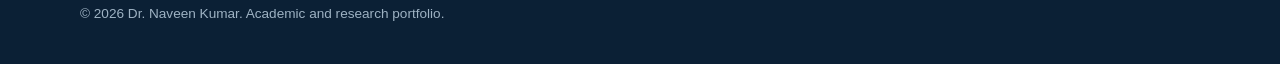
<file: innovation.html>
<!doctype html><html lang="en"><head><meta charset="utf-8"><meta name="viewport" content="width=device-width,initial-scale=1"><meta name="description" content="Academic and research portfolio of Dr. Naveen Kumar."><title>Innovation & Patents | Dr. Naveen Kumar</title><link rel="stylesheet" href="styles.css"></head><body>
<div class="topbar"><div class="container"><span>CHRIST (Deemed to be University) · Bengaluru, India</span><span>Academic Research · Engineering · Innovation</span></div></div>
<header><div class="container nav"><a class="brand" href="index.html"><span>NAVEEN KUMAR<small>ACADEMIC · RESEARCH · INNOVATION</small></span></a>
<button class="menu-toggle" aria-expanded="false">Menu ☰</button><nav><a href="index.html" class="">Home</a><a href="about.html" class="">About</a><a href="research.html" class="">Research</a><a href="projects.html" class="">Projects</a><a href="publications.html" class="">Publications</a><a href="innovation.html" class="active">Innovation</a><a href="collaborations.html" class="">Collaborations</a><a href="teaching.html" class="">Teaching</a><a href="contact.html" class="">Contact</a></nav></div></header><div class="page-hero"><div class="container"><div class="kicker">DR. NAVEEN KUMAR · ACADEMIC PORTFOLIO</div><h1>Innovation, Patents & Recognition</h1><p>Technology development, intellectual property and academic recognition.</p></div></div>
<section><div class="container grid-2">
<div class="card"><span class="tag">Granted French patent</span><h3>FR3111480B1</h3><p><strong>Antenne multimode, multiport et multistandard pour système de communication adaptable.</strong></p><p>English: Multimode, multiport and multistandard antenna for an adaptable communication system.</p><p>Granted in August 2024</p></div>
</div><section class="section-alt"><div class="container"><div class="section-head"><h2>Recognition</h2></div><div class="grid-3">
<div class="card"><h3>IEEE Senior Member</h3><p>Professional membership recognition</p></div>
<div class="card"><h3>WURI 2026</h3><p>Global Rank 03 in C2 – Interdisciplinary, Convergent and Integrated Research of WURI 2026</p></div>
<div class="card"><h3>Best Paper Award</h3><p>ICETSS 2024 for paper titled "An Eco-friendly Antenna for 6G Communication Enabling Sustainable Infrastructure"</p></div>
<div class="card"><h3>Best Paper Award</h3><p>ICMNWC 2025 for paper titled "Low-Profile Metasurface-Integrated Ultra-wideband Antenna with Enhanced Gain and Reduced SAR for Biomedical Applications"</p></div>  
</div></div></section></section>

<footer><div class="container"><div class="foot-grid">
<div><h3>Dr. Naveen Kumar</h3><p>Academic Researcher · Antenna & Microwave Engineer · Technology Innovator</p><p>Assistant Professor (Senior), CHRIST (Deemed to be University), Bengaluru, India.</p></div>
<div><h3>Explore</h3><p><a href="research.html">Research</a></p><p><a href="projects.html">Projects</a></p><p><a href="publications.html">Publications</a></p></div>
<div><h3>Connect</h3><p><a href="https://www.linkedin.com/in/dr-naveenkumar/" target="_blank" rel="noopener">LinkedIn</a></p><p><a href="mailto:chd.naveen@gmail.com">Email</a></p><p><a href="contact.html">Contact & Consultancy</a></p></div>
</div><div class="copyright">© <span id="year">2026</span> Dr. Naveen Kumar. Academic and research portfolio.</div></div></footer>
<script>document.getElementById('year').textContent=new Date().getFullYear()</script><script src="script.js"></script></body></html>
</file>
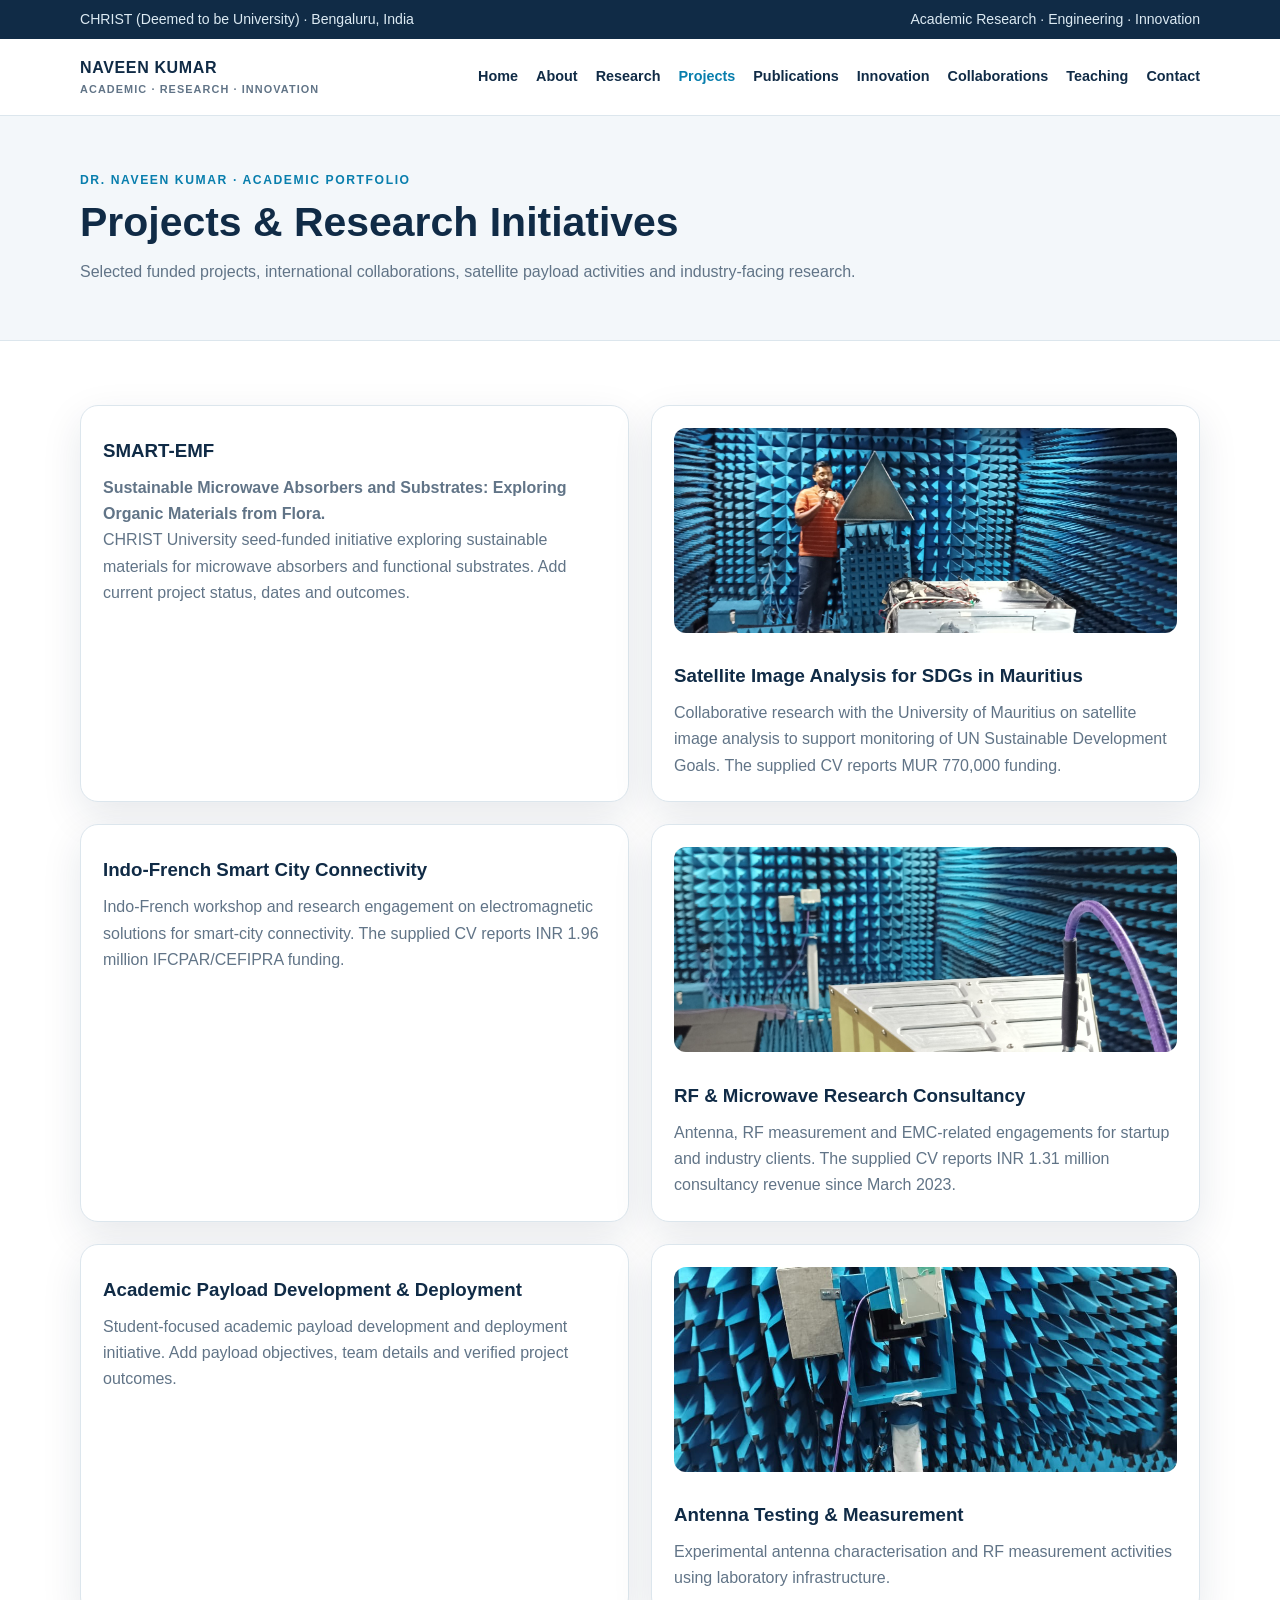
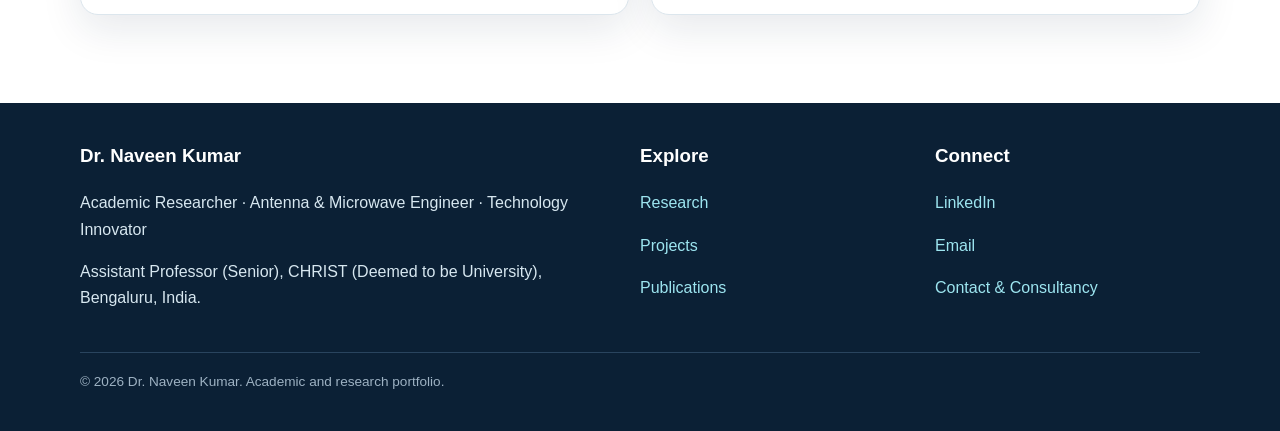
<file: projects.html>
<!doctype html><html lang="en"><head><meta charset="utf-8"><meta name="viewport" content="width=device-width,initial-scale=1"><meta name="description" content="Academic and research portfolio of Dr. Naveen Kumar."><title>Projects | Dr. Naveen Kumar</title><link rel="stylesheet" href="styles.css"></head><body>
<div class="topbar"><div class="container"><span>CHRIST (Deemed to be University) · Bengaluru, India</span><span>Academic Research · Engineering · Innovation</span></div></div>
<header><div class="container nav"><a class="brand" href="index.html"><span>NAVEEN KUMAR<small>ACADEMIC · RESEARCH · INNOVATION</small></span></a>
<button class="menu-toggle" aria-expanded="false">Menu ☰</button><nav><a href="index.html" class="">Home</a><a href="about.html" class="">About</a><a href="research.html" class="">Research</a><a href="projects.html" class="active">Projects</a><a href="publications.html" class="">Publications</a><a href="innovation.html" class="">Innovation</a><a href="collaborations.html" class="">Collaborations</a><a href="teaching.html" class="">Teaching</a><a href="contact.html" class="">Contact</a></nav></div></header><div class="page-hero"><div class="container"><div class="kicker">DR. NAVEEN KUMAR · ACADEMIC PORTFOLIO</div><h1>Projects & Research Initiatives</h1><p>Selected funded projects, international collaborations, satellite payload activities and industry-facing research.</p></div></div>
<section><div class="container grid-2">
<div class="card"><h3>SMART-EMF</h3><p><strong>Sustainable Microwave Absorbers and Substrates: Exploring Organic Materials from Flora.</strong></p><p>CHRIST University seed-funded initiative exploring sustainable materials for microwave absorbers and functional substrates. Add current project status, dates and outcomes.</p></div>
<div class="card"><img src="satellite-payload.jpg" alt="Satellite payload project"><h3>Satellite Image Analysis for SDGs in Mauritius</h3><p>Collaborative research with the University of Mauritius on satellite image analysis to support monitoring of UN Sustainable Development Goals. The supplied CV reports MUR 770,000 funding.</p></div>
<div class="card"><h3>Indo-French Smart City Connectivity</h3><p>Indo-French workshop and research engagement on electromagnetic solutions for smart-city connectivity. The supplied CV reports INR 1.96 million IFCPAR/CEFIPRA funding.</p></div>
<div class="card"><img src="antenna-testing.jpg" alt="Antenna consultancy"><h3>RF & Microwave Research Consultancy</h3><p>Antenna, RF measurement and EMC-related engagements for startup and industry clients. The supplied CV reports INR 1.31 million consultancy revenue since March 2023.</p></div>
<div class="card"><h3>Academic Payload Development & Deployment</h3><p>Student-focused academic payload development and deployment initiative. Add payload objectives, team details and verified project outcomes.</p></div>
<div class="card"><img src="three-axis-positioner.jpg" alt="Antenna measurement system"><h3>Antenna Testing & Measurement</h3><p>Experimental antenna characterisation and RF measurement activities using laboratory infrastructure.</p></div>
</div><div class="container" style="margin-top:24px"></div></section>

<footer><div class="container"><div class="foot-grid">
<div><h3>Dr. Naveen Kumar</h3><p>Academic Researcher · Antenna & Microwave Engineer · Technology Innovator</p><p>Assistant Professor (Senior), CHRIST (Deemed to be University), Bengaluru, India.</p></div>
<div><h3>Explore</h3><p><a href="research.html">Research</a></p><p><a href="projects.html">Projects</a></p><p><a href="publications.html">Publications</a></p></div>
<div><h3>Connect</h3><p><a href="https://www.linkedin.com/in/dr-naveenkumar/" target="_blank" rel="noopener">LinkedIn</a></p><p><a href="mailto:chd.naveen@gmail.com">Email</a></p><p><a href="contact.html">Contact & Consultancy</a></p></div>
</div><div class="copyright">© <span id="year">2026</span> Dr. Naveen Kumar. Academic and research portfolio.</div></div></footer>
<script>document.getElementById('year').textContent=new Date().getFullYear()</script><script src="script.js"></script></body></html>
</file>
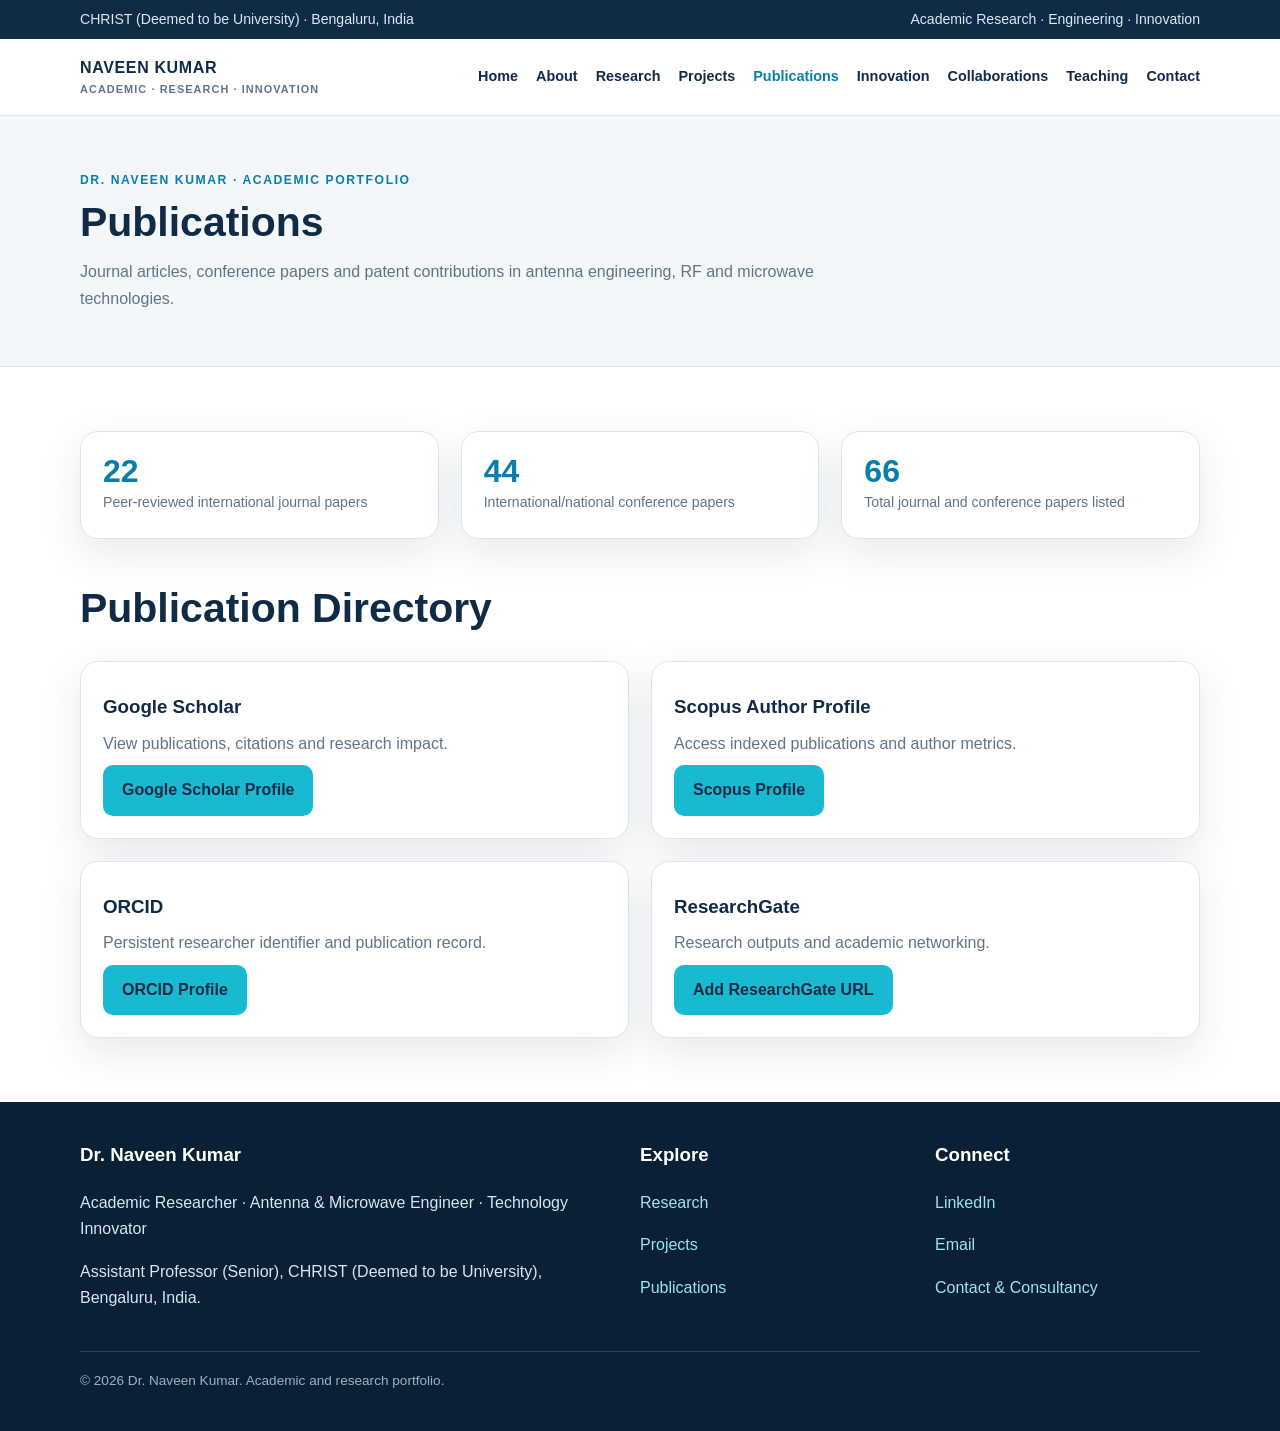
<file: publications.html>
<!doctype html><html lang="en"><head><meta charset="utf-8"><meta name="viewport" content="width=device-width,initial-scale=1"><meta name="description" content="Academic and research portfolio of Dr. Naveen Kumar."><title>Publications | Dr. Naveen Kumar</title><link rel="stylesheet" href="styles.css"></head><body>
<div class="topbar"><div class="container"><span>CHRIST (Deemed to be University) · Bengaluru, India</span><span>Academic Research · Engineering · Innovation</span></div></div>
<header><div class="container nav"><a class="brand" href="index.html"><span>NAVEEN KUMAR<small>ACADEMIC · RESEARCH · INNOVATION</small></span></a>
<button class="menu-toggle" aria-expanded="false">Menu ☰</button><nav><a href="index.html" class="">Home</a><a href="about.html" class="">About</a><a href="research.html" class="">Research</a><a href="projects.html" class="">Projects</a><a href="publications.html" class="active">Publications</a><a href="innovation.html" class="">Innovation</a><a href="collaborations.html" class="">Collaborations</a><a href="teaching.html" class="">Teaching</a><a href="contact.html" class="">Contact</a></nav></div></header><div class="page-hero"><div class="container"><div class="kicker">DR. NAVEEN KUMAR · ACADEMIC PORTFOLIO</div><h1>Publications</h1><p>Journal articles, conference papers and patent contributions in antenna engineering, RF and microwave technologies.</p></div></div>
<section><div class="container"><div class="grid-3">
<div class="stat"><strong>22</strong><span>Peer-reviewed international journal papers</span></div>
<div class="stat"><strong>44</strong><span>International/national conference papers</span></div>
<div class="stat"><strong>66</strong><span>Total journal and conference papers listed</span></div>
</div>
<div class="section-head" style="margin-top:45px"><h2>Publication Directory</h2></div>
<div class="grid-2">
<div class="card"><h3>Google Scholar</h3><p>View publications, citations and research impact.</p><a class="btn" href="https://scholar.google.com/citations?user=iij1NOkAAAAJ&hl=en" aria-label="Add Google Scholar URL">Google Scholar Profile</a></div>
<div class="card"><h3>Scopus Author Profile</h3><p>Access indexed publications and author metrics.</p><a class="btn" href="https://www.scopus.com/authid/detail.uri?authorId=57189222277" aria-label="Add Scopus URL">Scopus Profile</a></div>
<div class="card"><h3>ORCID</h3><p>Persistent researcher identifier and publication record.</p><a class="btn" href="https://orcid.org/0000-0001-7015-9613" aria-label="Add ORCID URL">ORCID Profile</a></div>
<div class="card"><h3>ResearchGate</h3><p>Research outputs and academic networking.</p><a class="btn" href="#" aria-label="Add ResearchGate URL">Add ResearchGate URL</a></div>
</div>
</div></section>

<footer><div class="container"><div class="foot-grid">
<div><h3>Dr. Naveen Kumar</h3><p>Academic Researcher · Antenna & Microwave Engineer · Technology Innovator</p><p>Assistant Professor (Senior), CHRIST (Deemed to be University), Bengaluru, India.</p></div>
<div><h3>Explore</h3><p><a href="research.html">Research</a></p><p><a href="projects.html">Projects</a></p><p><a href="publications.html">Publications</a></p></div>
<div><h3>Connect</h3><p><a href="https://www.linkedin.com/in/dr-naveenkumar/" target="_blank" rel="noopener">LinkedIn</a></p><p><a href="mailto:chd.naveen@gmail.com">Email</a></p><p><a href="contact.html">Contact & Consultancy</a></p></div>
</div><div class="copyright">© <span id="year">2026</span> Dr. Naveen Kumar. Academic and research portfolio.</div></div></footer>
<script>document.getElementById('year').textContent=new Date().getFullYear()</script><script src="script.js"></script></body></html>
</file>
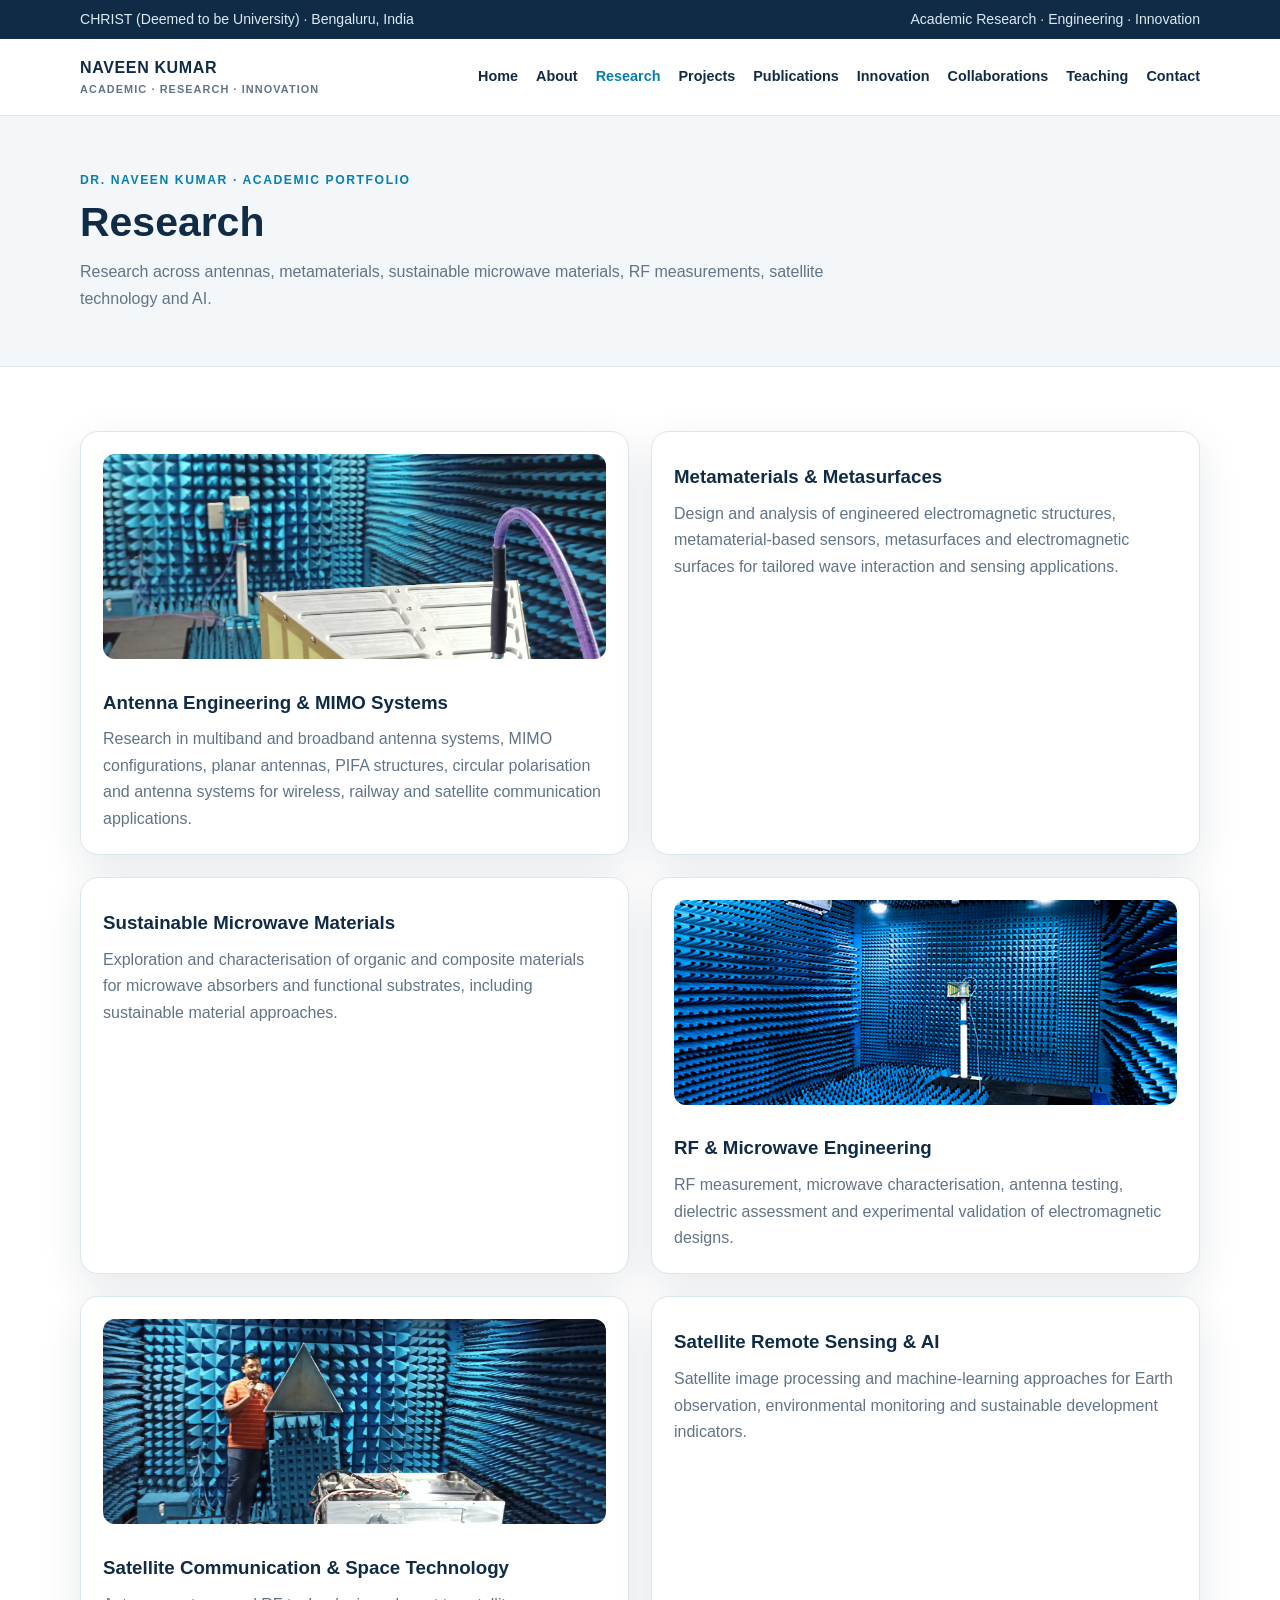
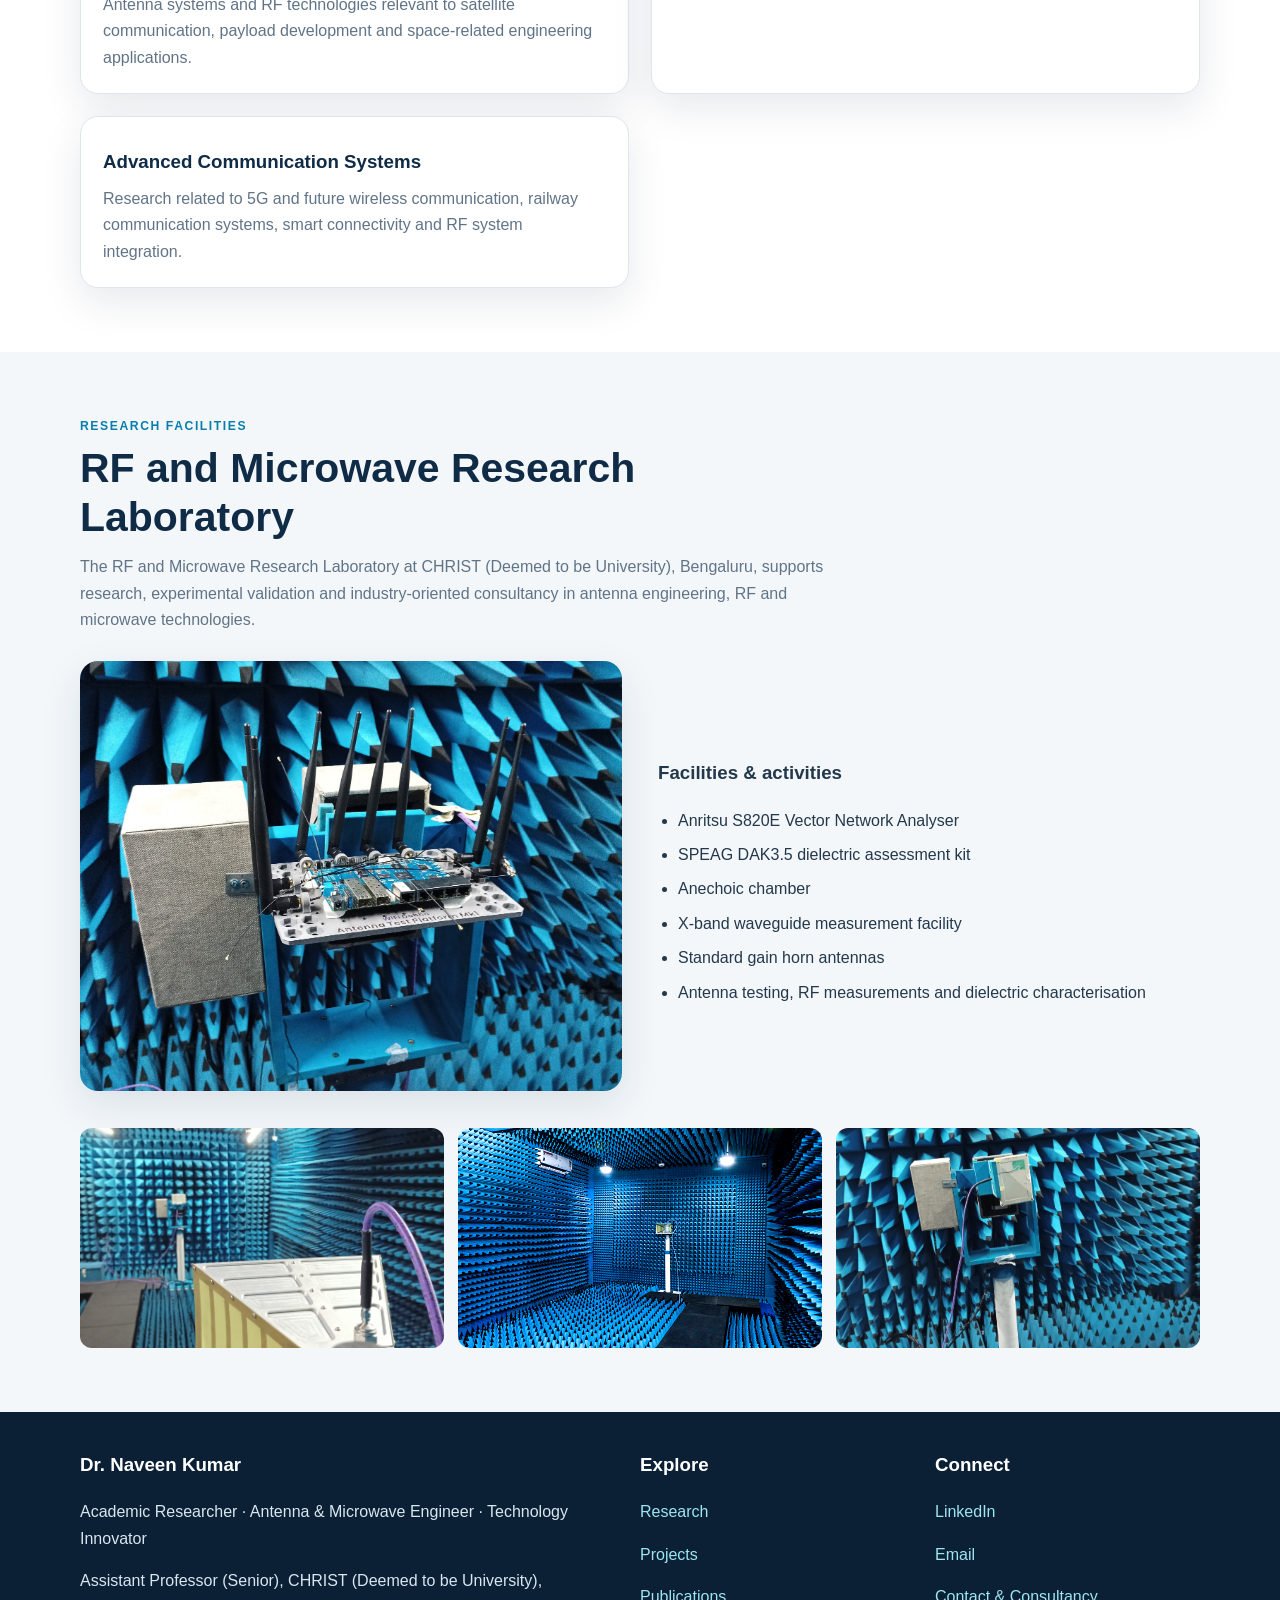
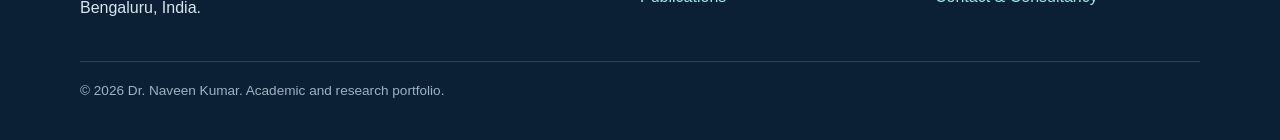
<file: research.html>
<!doctype html><html lang="en"><head><meta charset="utf-8"><meta name="viewport" content="width=device-width,initial-scale=1"><meta name="description" content="Academic and research portfolio of Dr. Naveen Kumar."><title>Research | Dr. Naveen Kumar</title><link rel="stylesheet" href="styles.css"></head><body>
<div class="topbar"><div class="container"><span>CHRIST (Deemed to be University) · Bengaluru, India</span><span>Academic Research · Engineering · Innovation</span></div></div>
<header><div class="container nav"><a class="brand" href="index.html"><span>NAVEEN KUMAR<small>ACADEMIC · RESEARCH · INNOVATION</small></span></a>
<button class="menu-toggle" aria-expanded="false">Menu ☰</button><nav><a href="index.html" class="">Home</a><a href="about.html" class="">About</a><a href="research.html" class="active">Research</a><a href="projects.html" class="">Projects</a><a href="publications.html" class="">Publications</a><a href="innovation.html" class="">Innovation</a><a href="collaborations.html" class="">Collaborations</a><a href="teaching.html" class="">Teaching</a><a href="contact.html" class="">Contact</a></nav></div></header><div class="page-hero"><div class="container"><div class="kicker">DR. NAVEEN KUMAR · ACADEMIC PORTFOLIO</div><h1>Research</h1><p>Research across antennas, metamaterials, sustainable microwave materials, RF measurements, satellite technology and AI.</p></div></div>
<section><div class="container grid-2">
<div class="card"><img src="antenna-testing.jpg" alt="Antenna testing"><h3>Antenna Engineering & MIMO Systems</h3><p>Research in multiband and broadband antenna systems, MIMO configurations, planar antennas, PIFA structures, circular polarisation and antenna systems for wireless, railway and satellite communication applications.</p></div>
<div class="card"><h3>Metamaterials & Metasurfaces</h3><p>Design and analysis of engineered electromagnetic structures, metamaterial-based sensors, metasurfaces and electromagnetic surfaces for tailored wave interaction and sensing applications.</p></div>
<div class="card"><h3>Sustainable Microwave Materials</h3><p>Exploration and characterisation of organic and composite materials for microwave absorbers and functional substrates, including sustainable material approaches.</p></div>
<div class="card"><img src="anechoic-chamber.jpg" alt="Anechoic chamber"><h3>RF & Microwave Engineering</h3><p>RF measurement, microwave characterisation, antenna testing, dielectric assessment and experimental validation of electromagnetic designs.</p></div>
<div class="card"><img src="satellite-payload.jpg" alt="Satellite payload"><h3>Satellite Communication & Space Technology</h3><p>Antenna systems and RF technologies relevant to satellite communication, payload development and space-related engineering applications.</p></div>
<div class="card"><h3>Satellite Remote Sensing & AI</h3><p>Satellite image processing and machine-learning approaches for Earth observation, environmental monitoring and sustainable development indicators.</p></div>
<div class="card"><h3>Advanced Communication Systems</h3><p>Research related to 5G and future wireless communication, railway communication systems, smart connectivity and RF system integration.</p></div>
</div></section>
<section class="section-alt"><div class="container"><div class="section-head"><div class="kicker">RESEARCH FACILITIES</div><h2>RF and Microwave Research Laboratory</h2><p>The RF and Microwave Research Laboratory at CHRIST (Deemed to be University), Bengaluru, supports research, experimental validation and industry-oriented consultancy in antenna engineering, RF and microwave technologies.</p></div>
<div class="split"><div><img src="lab-demo.jpg" alt="Laboratory research demonstration"></div><div><h3>Facilities & activities</h3><ul class="clean"><li>Anritsu S820E Vector Network Analyser</li><li>SPEAG DAK3.5 dielectric assessment kit</li><li>Anechoic chamber</li><li>X-band waveguide measurement facility</li><li>Standard gain horn antennas</li><li>Antenna testing, RF measurements and dielectric characterisation</li></ul></div></div>
<div class="gallery" style="margin-top:28px"><img src="antenna-testing.jpg" alt="Antenna test"><img src="anechoic-chamber.jpg" alt="Anechoic chamber"><img src="three-axis-positioner.jpg" alt="Measurement positioner"></div>
</div></section>

<footer><div class="container"><div class="foot-grid">
<div><h3>Dr. Naveen Kumar</h3><p>Academic Researcher · Antenna & Microwave Engineer · Technology Innovator</p><p>Assistant Professor (Senior), CHRIST (Deemed to be University), Bengaluru, India.</p></div>
<div><h3>Explore</h3><p><a href="research.html">Research</a></p><p><a href="projects.html">Projects</a></p><p><a href="publications.html">Publications</a></p></div>
<div><h3>Connect</h3><p><a href="https://www.linkedin.com/in/dr-naveenkumar/" target="_blank" rel="noopener">LinkedIn</a></p><p><a href="mailto:chd.naveen@gmail.com">Email</a></p><p><a href="contact.html">Contact & Consultancy</a></p></div>
</div><div class="copyright">© <span id="year">2026</span> Dr. Naveen Kumar. Academic and research portfolio.</div></div></footer>
<script>document.getElementById('year').textContent=new Date().getFullYear()</script><script src="script.js"></script></body></html>
</file>
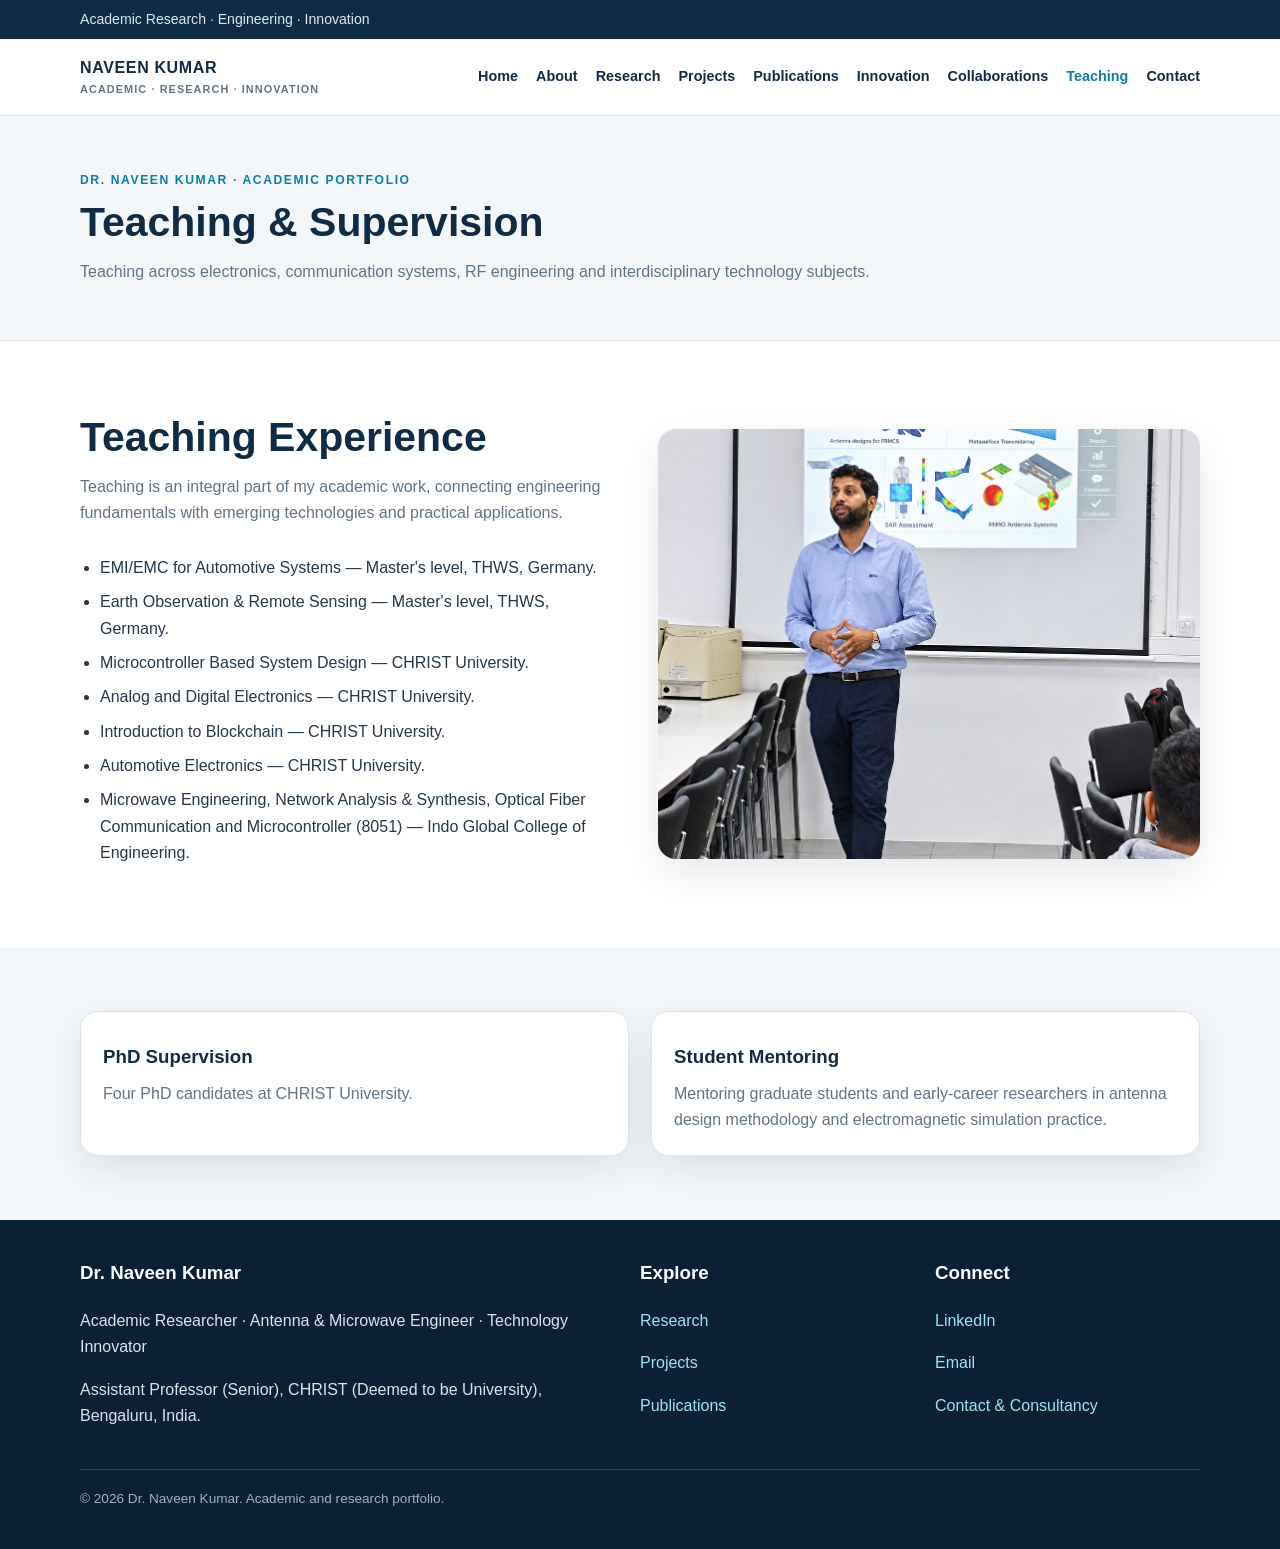
<file: teaching.html>
<!doctype html><html lang="en"><head><meta charset="utf-8"><meta name="viewport" content="width=device-width,initial-scale=1"><meta name="description" content="Academic and research portfolio of Dr. Naveen Kumar."><title>Teaching & Supervision | Dr. Naveen Kumar</title><link rel="stylesheet" href="styles.css"></head><body>
<div class="topbar"><div class="container"><span>Academic Research · Engineering · Innovation</span></div></div>
<header><div class="container nav"><a class="brand" href="index.html"><span>NAVEEN KUMAR<small>ACADEMIC · RESEARCH · INNOVATION</small></span></a>
<button class="menu-toggle" aria-expanded="false">Menu ☰</button><nav><a href="index.html" class="">Home</a><a href="about.html" class="">About</a><a href="research.html" class="">Research</a><a href="projects.html" class="">Projects</a><a href="publications.html" class="">Publications</a><a href="innovation.html" class="">Innovation</a><a href="collaborations.html" class="">Collaborations</a><a href="teaching.html" class="active">Teaching</a><a href="contact.html" class="">Contact</a></nav></div></header><div class="page-hero"><div class="container"><div class="kicker">DR. NAVEEN KUMAR · ACADEMIC PORTFOLIO</div><h1>Teaching & Supervision</h1><p>Teaching across electronics, communication systems, RF engineering and interdisciplinary technology subjects.</p></div></div>
<section><div class="container split"><div><div class="section-head"><h2>Teaching Experience</h2><p>Teaching is an integral part of my academic work, connecting engineering fundamentals with emerging technologies and practical applications.</p></div><ul class="clean">
<li>EMI/EMC for Automotive Systems — Master's level, THWS, Germany.</li>
<li>Earth Observation & Remote Sensing — Master's level, THWS, Germany.</li>
<li>Microcontroller Based System Design — CHRIST University.</li>
<li>Analog and Digital Electronics — CHRIST University.</li>
<li>Introduction to Blockchain — CHRIST University.</li>
<li>Automotive Electronics — CHRIST University.</li>
<li>Microwave Engineering, Network Analysis & Synthesis, Optical Fiber Communication and Microcontroller (8051) — Indo Global College of Engineering.</li>
</ul></div><img src="teaching.png" alt="Teaching and academic activity"></div></section>
<section class="section-alt"><div class="container grid-2"><div class="card"><h3>PhD Supervision</h3><p>Four PhD candidates at CHRIST University.</p></div><div class="card"><h3>Student Mentoring</h3><p>Mentoring graduate students and early-career researchers in antenna design methodology and electromagnetic simulation practice.</p></div></div></section>

<footer><div class="container"><div class="foot-grid">
<div><h3>Dr. Naveen Kumar</h3><p>Academic Researcher · Antenna & Microwave Engineer · Technology Innovator</p><p>Assistant Professor (Senior), CHRIST (Deemed to be University), Bengaluru, India.</p></div>
<div><h3>Explore</h3><p><a href="research.html">Research</a></p><p><a href="projects.html">Projects</a></p><p><a href="publications.html">Publications</a></p></div>
<div><h3>Connect</h3><p><a href="https://www.linkedin.com/in/dr-naveenkumar/" target="_blank" rel="noopener">LinkedIn</a></p><p><a href="mailto:chd.naveen@gmail.com">Email</a></p><p><a href="contact.html">Contact & Consultancy</a></p></div>
</div><div class="copyright">© <span id="year">2026</span> Dr. Naveen Kumar. Academic and research portfolio.</div></div></footer>
<script>document.getElementById('year').textContent=new Date().getFullYear()</script><script src="script.js"></script></body></html>
</file>
<file: styles.css>
:root{--navy:#102b46;--blue:#087ead;--cyan:#19b9d2;--ink:#24384b;--muted:#617487;--pale:#f3f7fa;--line:#dce6ed;--white:#fff;--shadow:0 14px 40px rgba(16,43,70,.10);--radius:18px}
*{box-sizing:border-box}html{scroll-behavior:smooth}body{margin:0;font-family:Arial,Helvetica,sans-serif;color:var(--ink);background:#fff;line-height:1.65}
a{color:var(--blue);text-decoration:none}a:hover{color:var(--navy);text-decoration:underline}
.container{width:min(1120px,92%);margin:auto}.topbar{background:var(--navy);color:#dceaf3;font-size:.88rem}.topbar .container{display:flex;justify-content:space-between;gap:15px;padding:8px 0;flex-wrap:wrap}
header{background:#fff;border-bottom:1px solid var(--line);position:sticky;top:0;z-index:20}.nav{min-height:76px;display:flex;align-items:center;justify-content:space-between;gap:24px}.brand{display:flex;align-items:center;gap:12px;color:var(--navy);font-weight:800;letter-spacing:.04em}.brand img{width:45px;height:45px;object-fit:contain}.brand small{display:block;color:var(--muted);font-size:.68rem;font-weight:600;letter-spacing:.1em}
nav{display:flex;align-items:center;gap:18px;flex-wrap:wrap}nav a{font-size:.9rem;color:var(--navy);font-weight:700}nav a.active{color:var(--blue)}.menu-toggle{display:none;border:1px solid var(--line);background:#fff;border-radius:9px;padding:9px 12px;color:var(--navy);font-weight:700}
.hero{background:linear-gradient(120deg,#102b46 0%,#153d5d 64%,#087ead 100%);color:white;overflow:hidden}.hero-grid{display:grid;grid-template-columns:1.2fr .8fr;align-items:center;gap:50px;padding:72px 0}.eyebrow{color:#78e0ee;text-transform:uppercase;font-size:.76rem;font-weight:800;letter-spacing:.14em}.hero h1{font-size:clamp(2.4rem,5vw,4.3rem);line-height:1.06;margin:14px 0}.hero h2{font-size:clamp(1.1rem,2.1vw,1.55rem);line-height:1.4;color:#c7edf5;font-weight:600;margin:0 0 18px}.hero p{color:#e0edf4;max-width:650px}.hero-photo{width:100%;max-width:390px;justify-self:end;aspect-ratio:4/5;object-fit:cover;object-position:center 25%;border:7px solid rgba(255,255,255,.16);border-radius:24px;box-shadow:0 20px 60px rgba(0,0,0,.25)}
.btn{display:inline-flex;align-items:center;justify-content:center;padding:12px 19px;border-radius:10px;background:var(--cyan);color:var(--navy);font-weight:800;margin:8px 8px 0 0}.btn:hover{background:#8ce7f2;color:var(--navy);text-decoration:none}.btn-outline{border:1px solid rgba(255,255,255,.55);background:transparent;color:white}
section{padding:64px 0}.section-alt{background:var(--pale)}.section-head{max-width:760px;margin-bottom:28px}.kicker{color:var(--blue);font-size:.76rem;font-weight:800;letter-spacing:.13em;text-transform:uppercase}.section-head h2,.page-hero h1{color:var(--navy);font-size:clamp(1.8rem,3.2vw,2.6rem);line-height:1.2;margin:8px 0 12px}.section-head p{color:var(--muted);margin:0}
.stats{display:grid;grid-template-columns:repeat(4,1fr);gap:16px;margin-top:-32px;position:relative}.stat,.card{background:#fff;border:1px solid var(--line);border-radius:var(--radius);padding:22px;box-shadow:var(--shadow)}.stat strong{display:block;font-size:2rem;color:var(--blue);line-height:1.1}.stat span{font-size:.88rem;color:var(--muted)}
.grid-2{display:grid;grid-template-columns:repeat(2,1fr);gap:22px}.grid-3{display:grid;grid-template-columns:repeat(3,1fr);gap:22px}.grid-4{display:grid;grid-template-columns:repeat(4,1fr);gap:18px}
.card h3{color:var(--navy);margin:8px 0}.card p{color:var(--muted);margin:0}.card img{width:100%;height:205px;object-fit:cover;border-radius:12px;margin-bottom:12px}.tag{display:inline-block;background:#e8f7fa;color:#086b87;border-radius:99px;padding:5px 10px;font-size:.76rem;font-weight:700;margin:3px 4px 3px 0}
.feature-image{width:100%;height:350px;object-fit:cover;border-radius:var(--radius);box-shadow:var(--shadow)}.split{display:grid;grid-template-columns:1fr 1fr;gap:36px;align-items:center}.split img{width:100%;max-height:430px;object-fit:cover;border-radius:var(--radius);box-shadow:var(--shadow)}
.page-hero{background:var(--pale);padding:54px 0;border-bottom:1px solid var(--line)}.page-hero p{max-width:800px;color:var(--muted);margin:0}
ul.clean{padding-left:20px}ul.clean li{margin:8px 0}.timeline{border-left:3px solid var(--cyan);padding-left:22px}.timeline article{margin:0 0 22px}.timeline h3{margin:0;color:var(--navy)}.timeline small{color:var(--blue);font-weight:700}
.table-wrap{overflow-x:auto}table{width:100%;border-collapse:collapse;background:#fff}th,td{padding:13px 14px;border-bottom:1px solid var(--line);text-align:left;vertical-align:top}th{background:var(--navy);color:white}
.callout{background:var(--navy);color:#fff;border-radius:var(--radius);padding:32px}.callout h2{margin-top:0;color:#fff}.callout p{color:#d7e7f0}
footer{background:#0b2035;color:#d7e7f0;padding:38px 0}footer a{color:#9de5f0}footer .foot-grid{display:grid;grid-template-columns:2fr 1fr 1fr;gap:30px}footer h3{color:#fff;margin-top:0}.copyright{border-top:1px solid #29445e;margin-top:24px;padding-top:18px;color:#9eb2c3;font-size:.85rem}
.gallery{display:grid;grid-template-columns:repeat(3,1fr);gap:14px}.gallery img{width:100%;height:220px;object-fit:cover;border-radius:12px}
.notice{padding:14px 18px;background:#fff8e8;border-left:4px solid #e2a52b;border-radius:8px;color:#6c541f}
@media(max-width:850px){nav{gap:10px}nav a{font-size:.82rem}.hero-grid{gap:28px}.stats{grid-template-columns:repeat(2,1fr)}.grid-4{grid-template-columns:repeat(2,1fr)}}
@media(max-width:680px){.menu-toggle{display:block}nav{display:none;position:absolute;left:0;right:0;top:76px;background:white;padding:16px 4%;border-bottom:1px solid var(--line);box-shadow:var(--shadow);flex-direction:column;align-items:flex-start}nav.open{display:flex}.hero-grid,.split{grid-template-columns:1fr}.hero-grid{padding:48px 0}.hero-photo{justify-self:start;max-width:260px}.grid-2,.grid-3,.grid-4{grid-template-columns:1fr}.stats{grid-template-columns:repeat(2,1fr)}section{padding:46px 0}.gallery{grid-template-columns:1fr 1fr}footer .foot-grid{grid-template-columns:1fr}.topbar .container{font-size:.78rem}}
</file>
